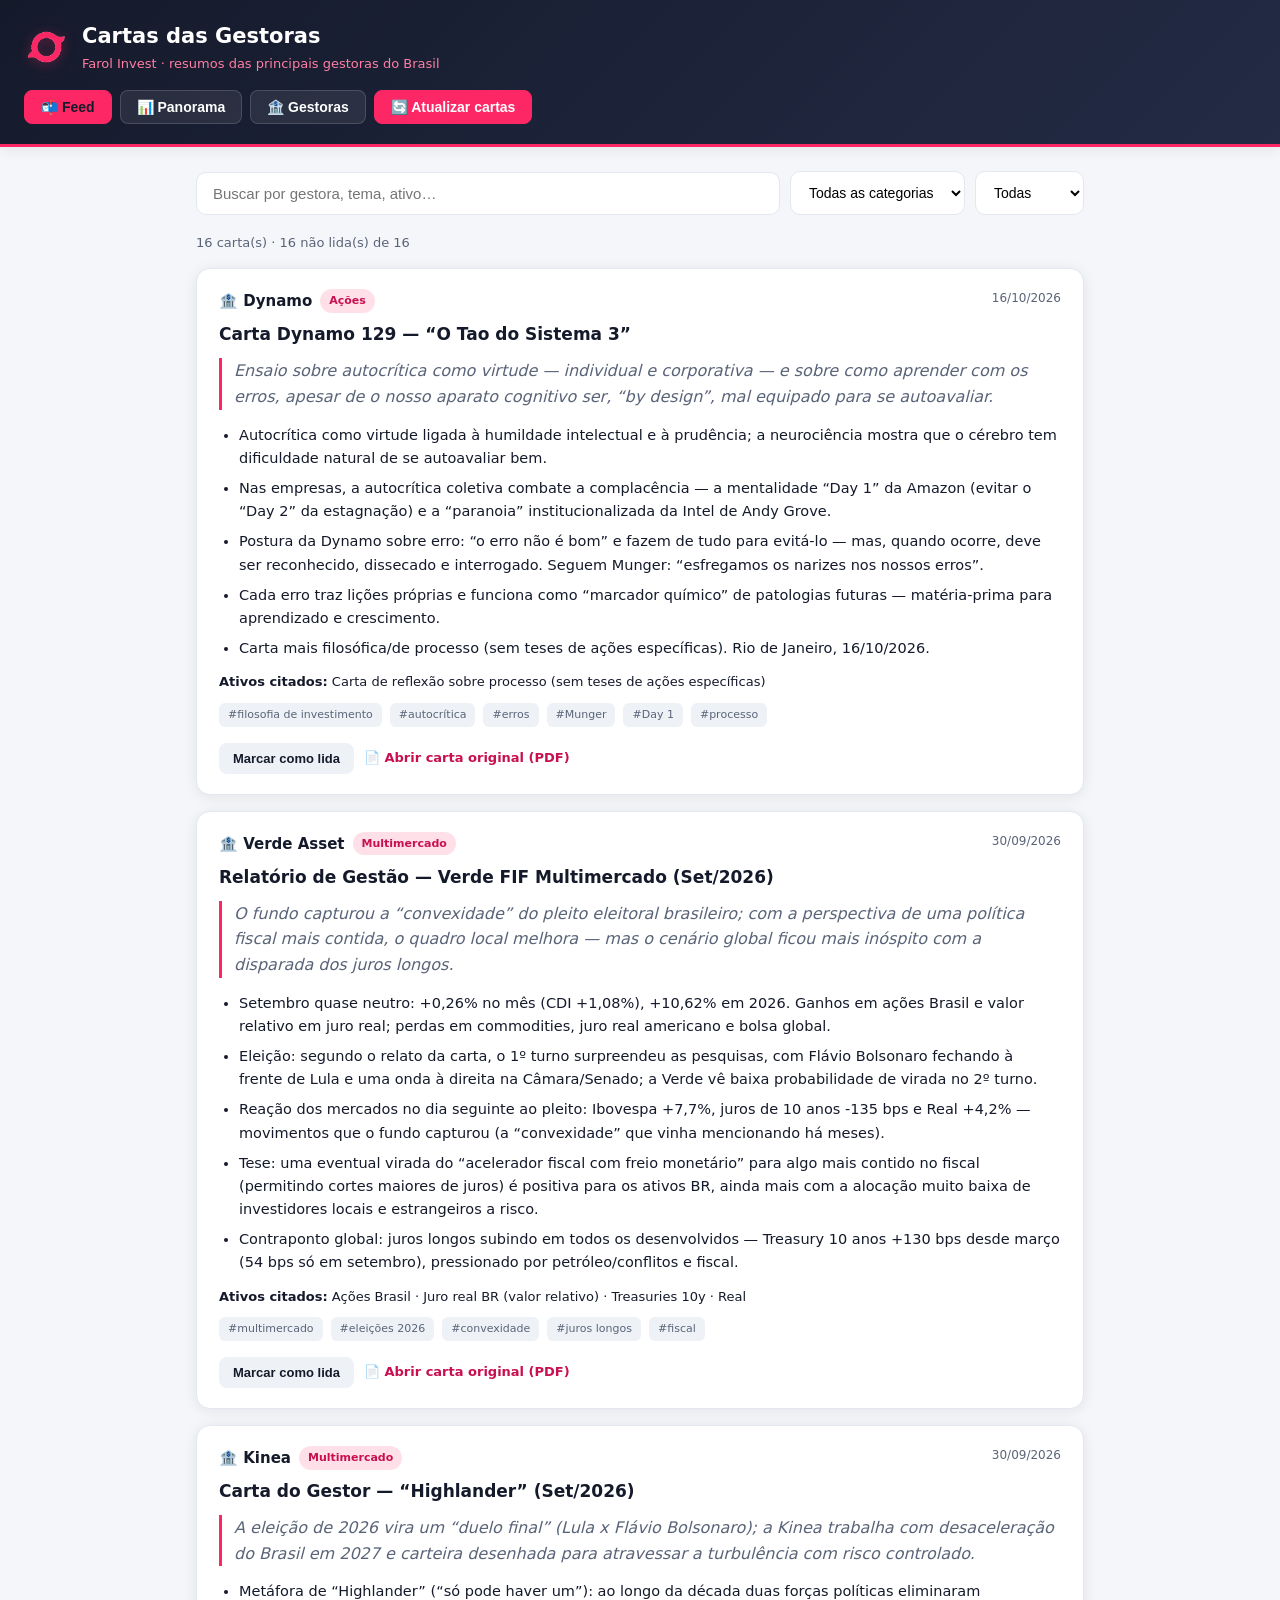
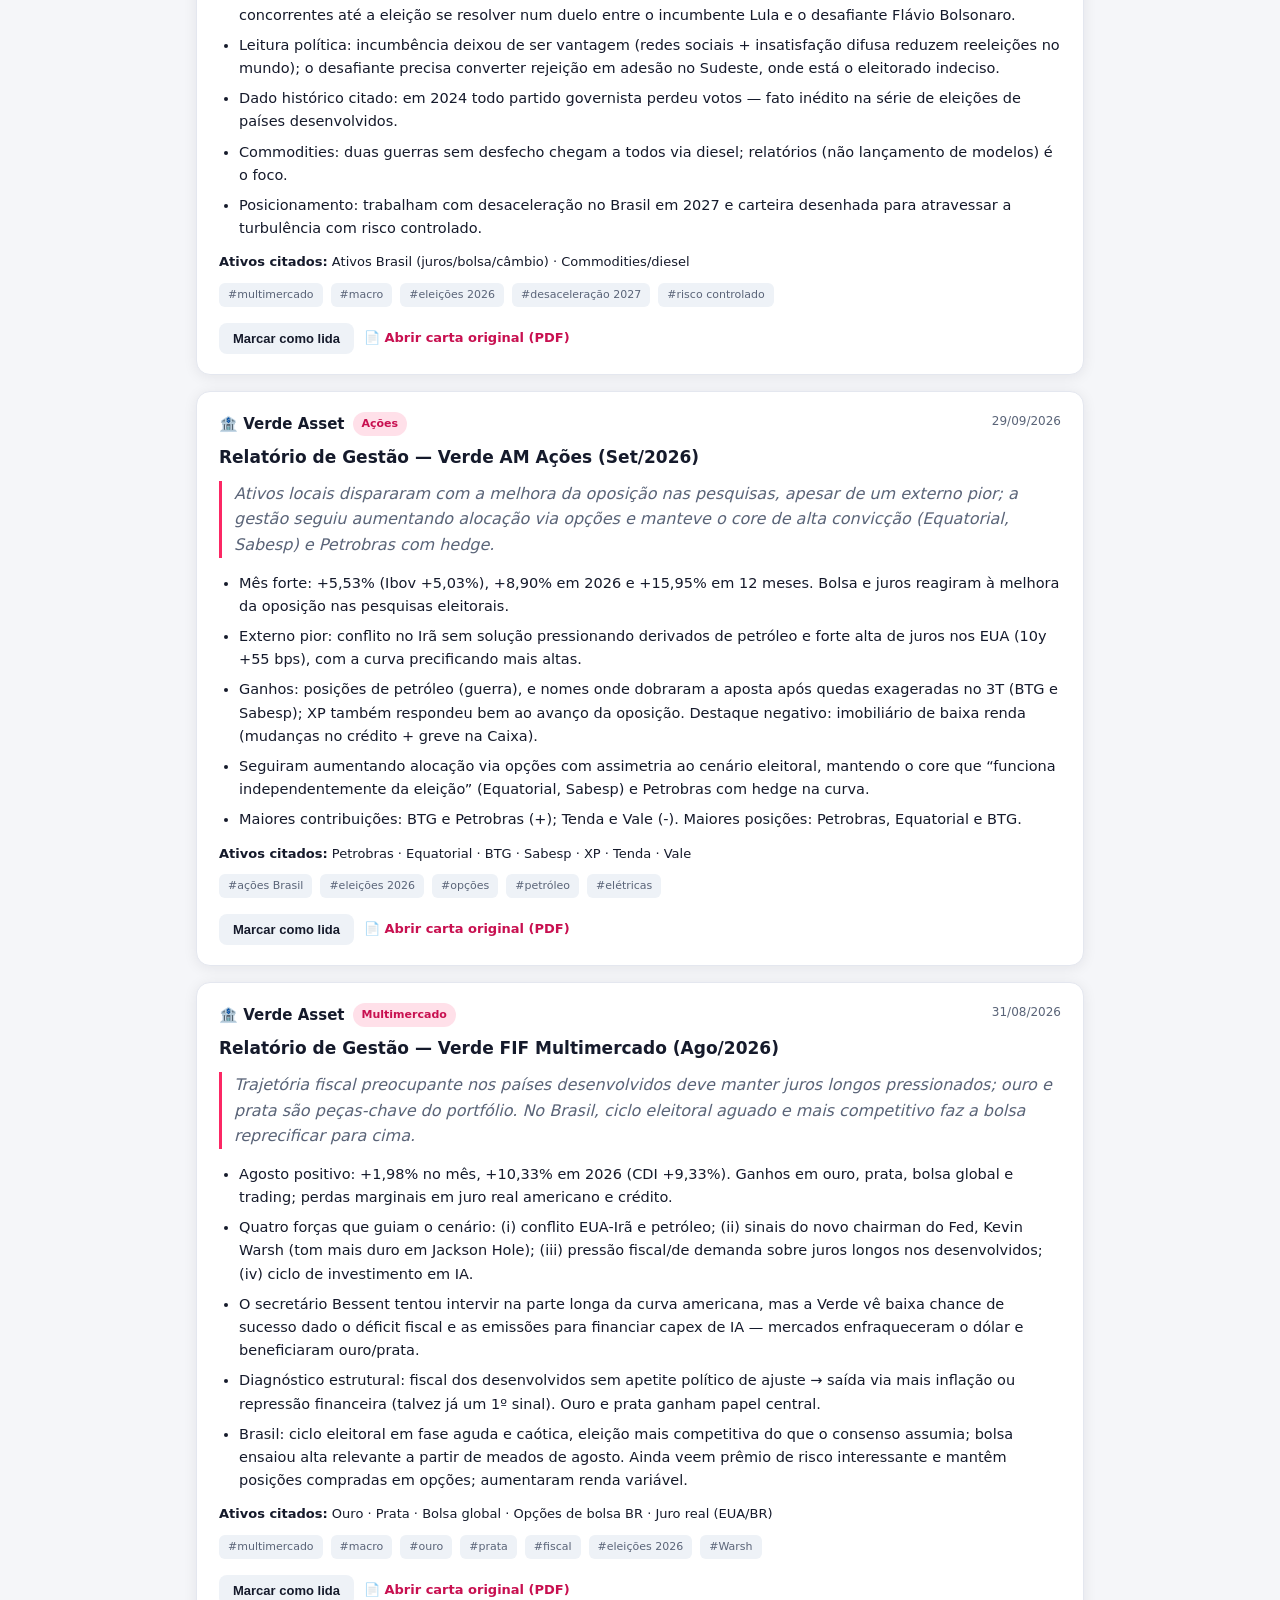
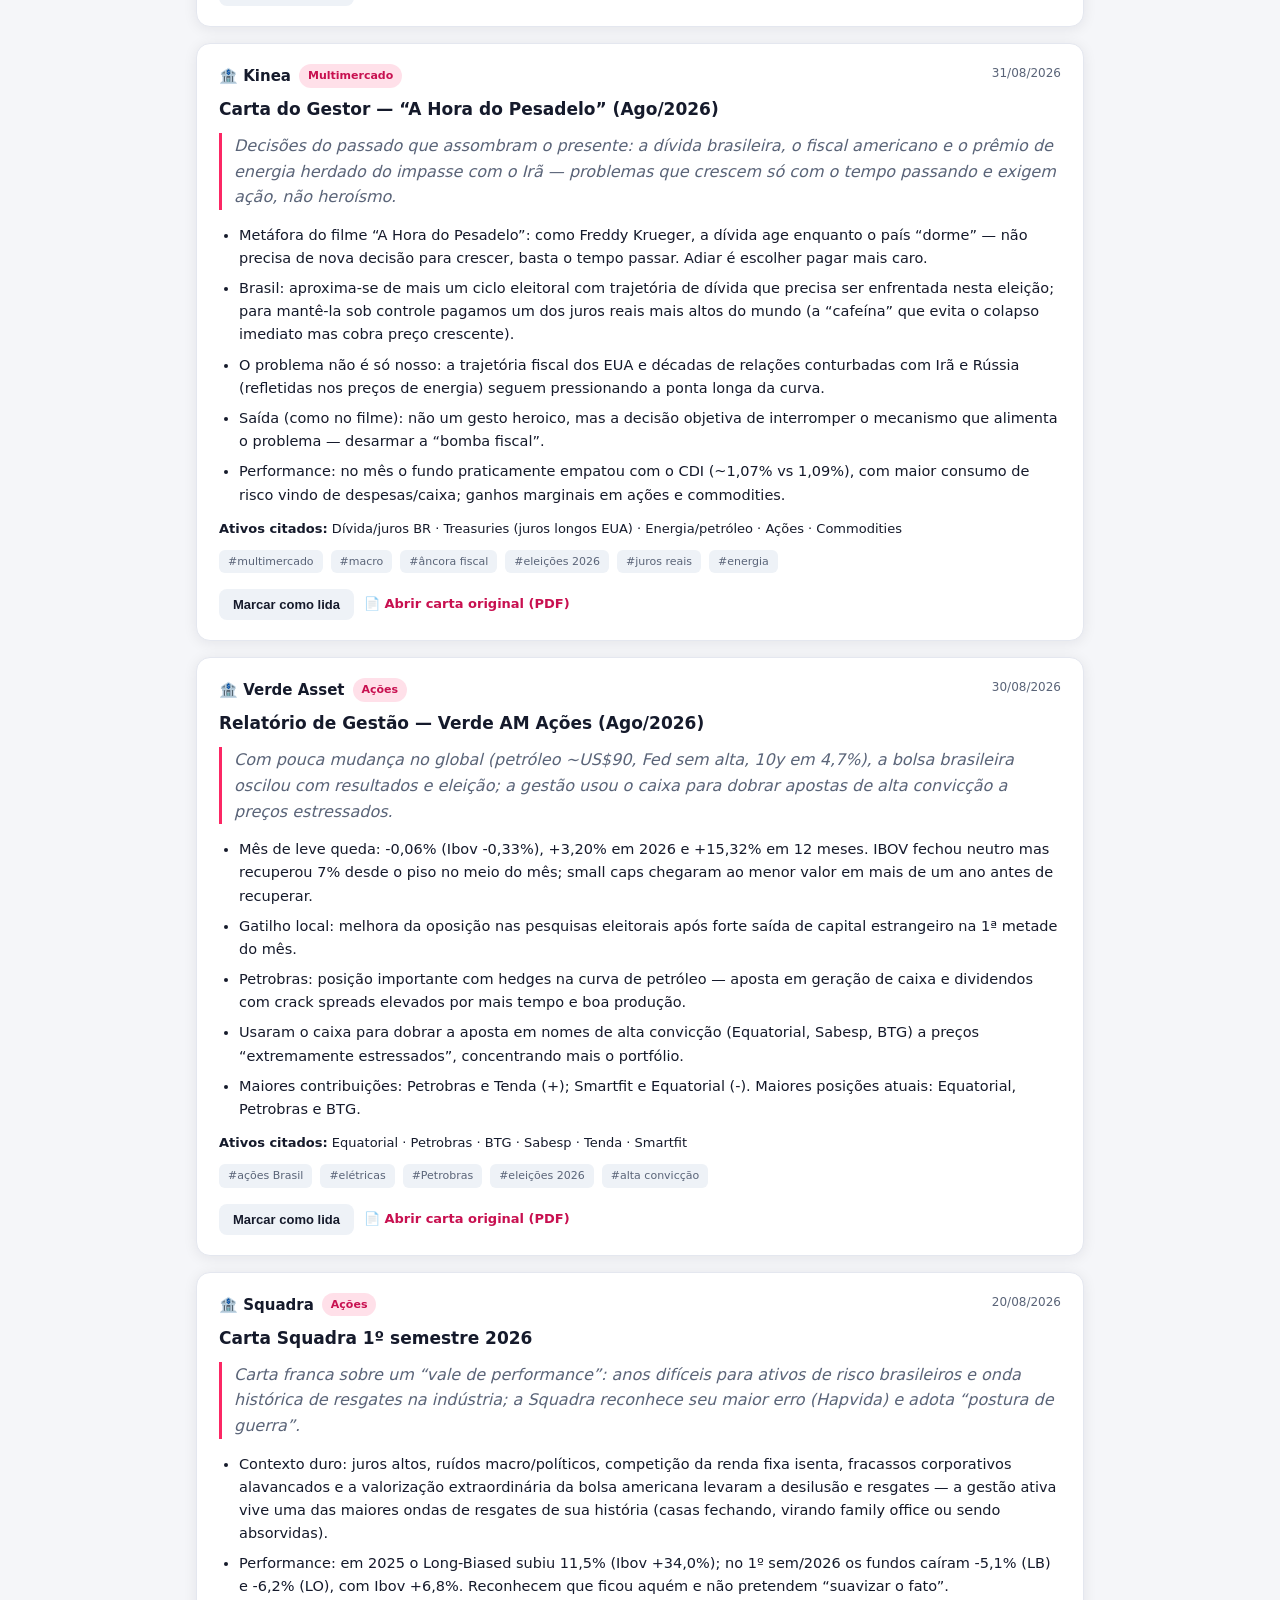
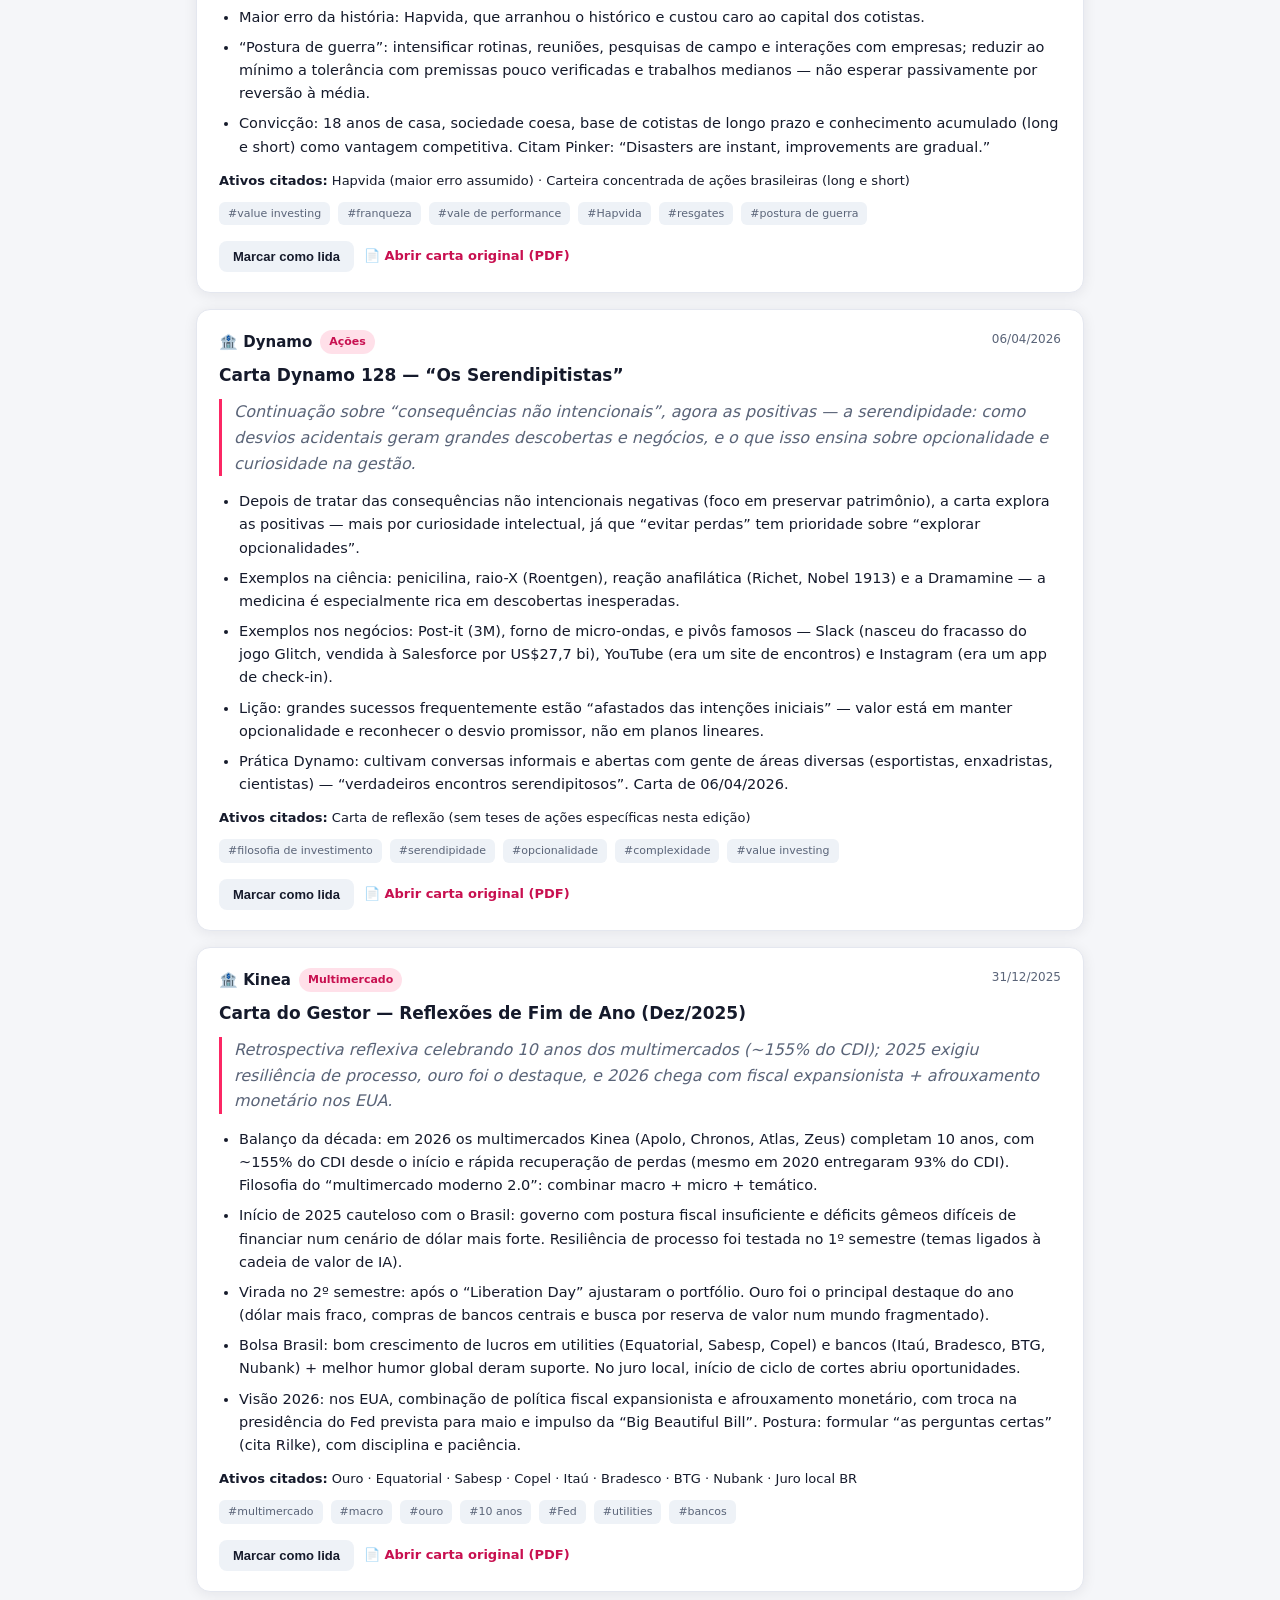
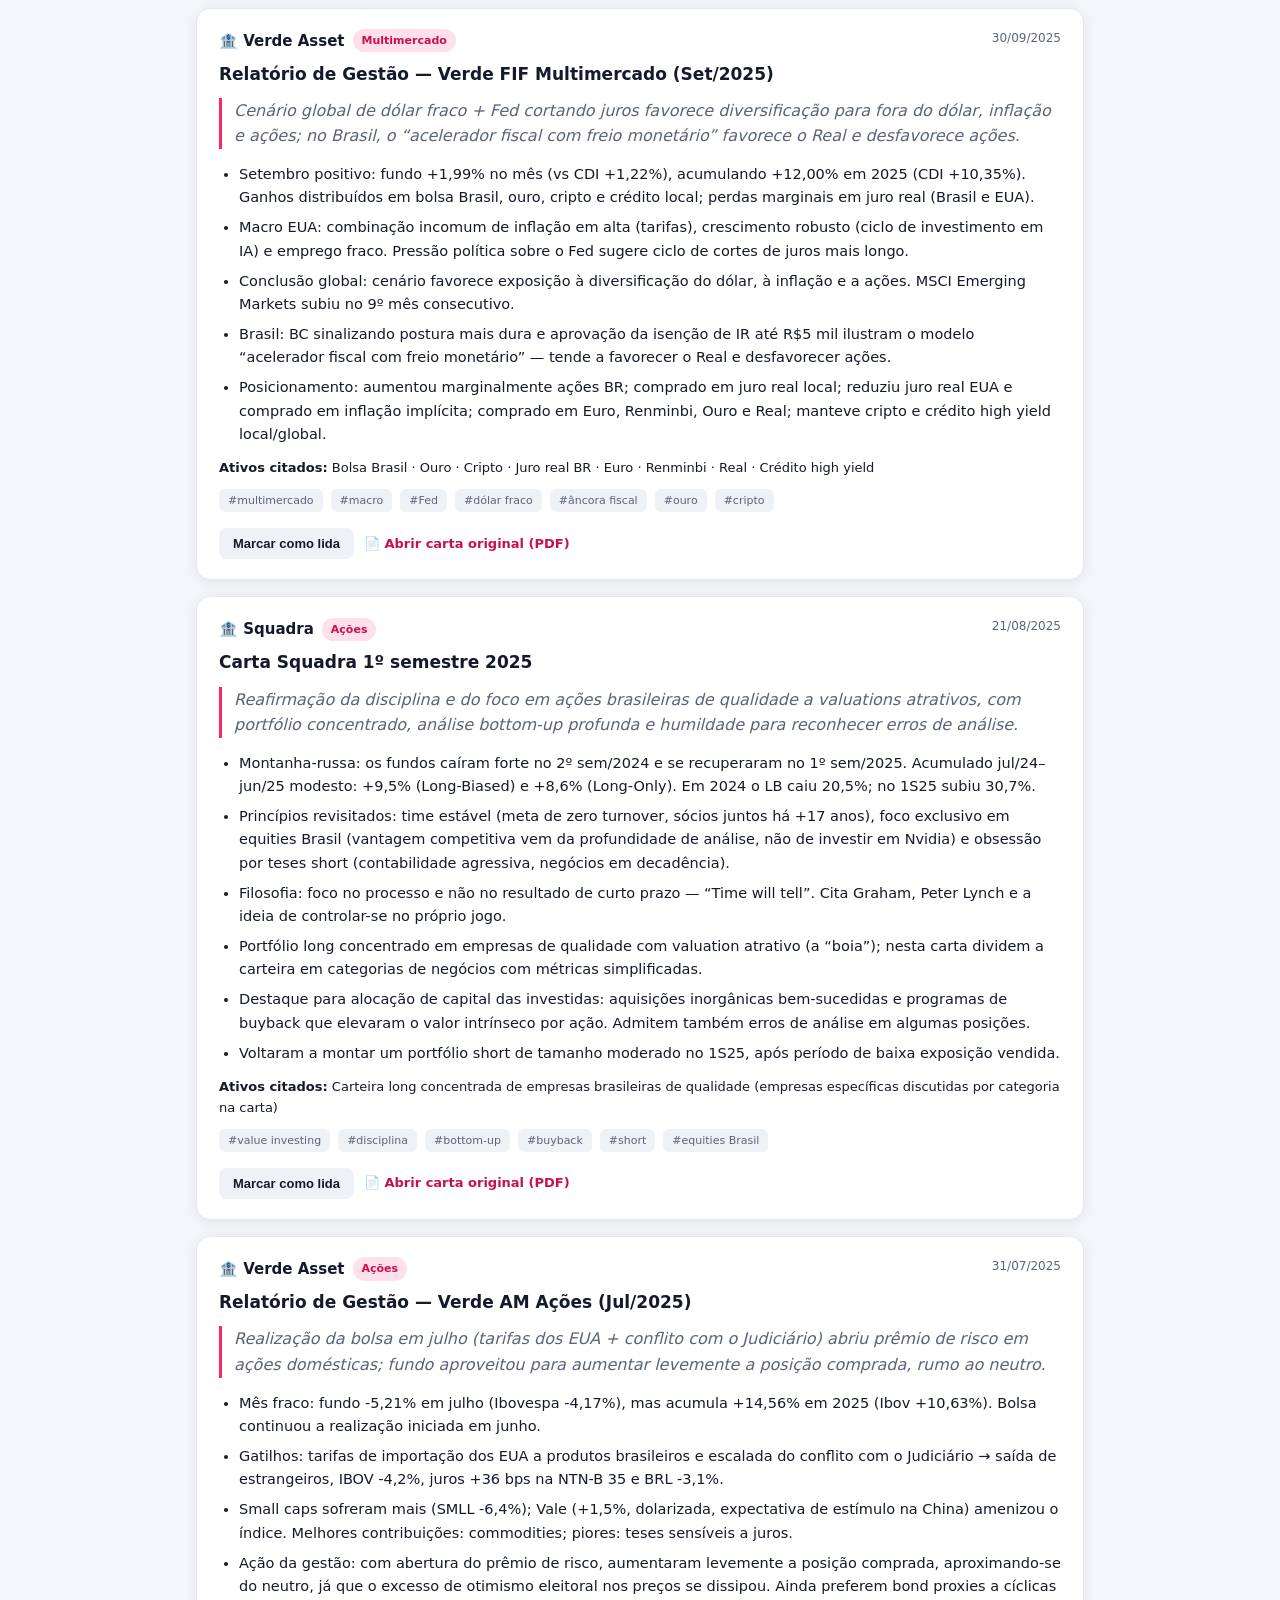
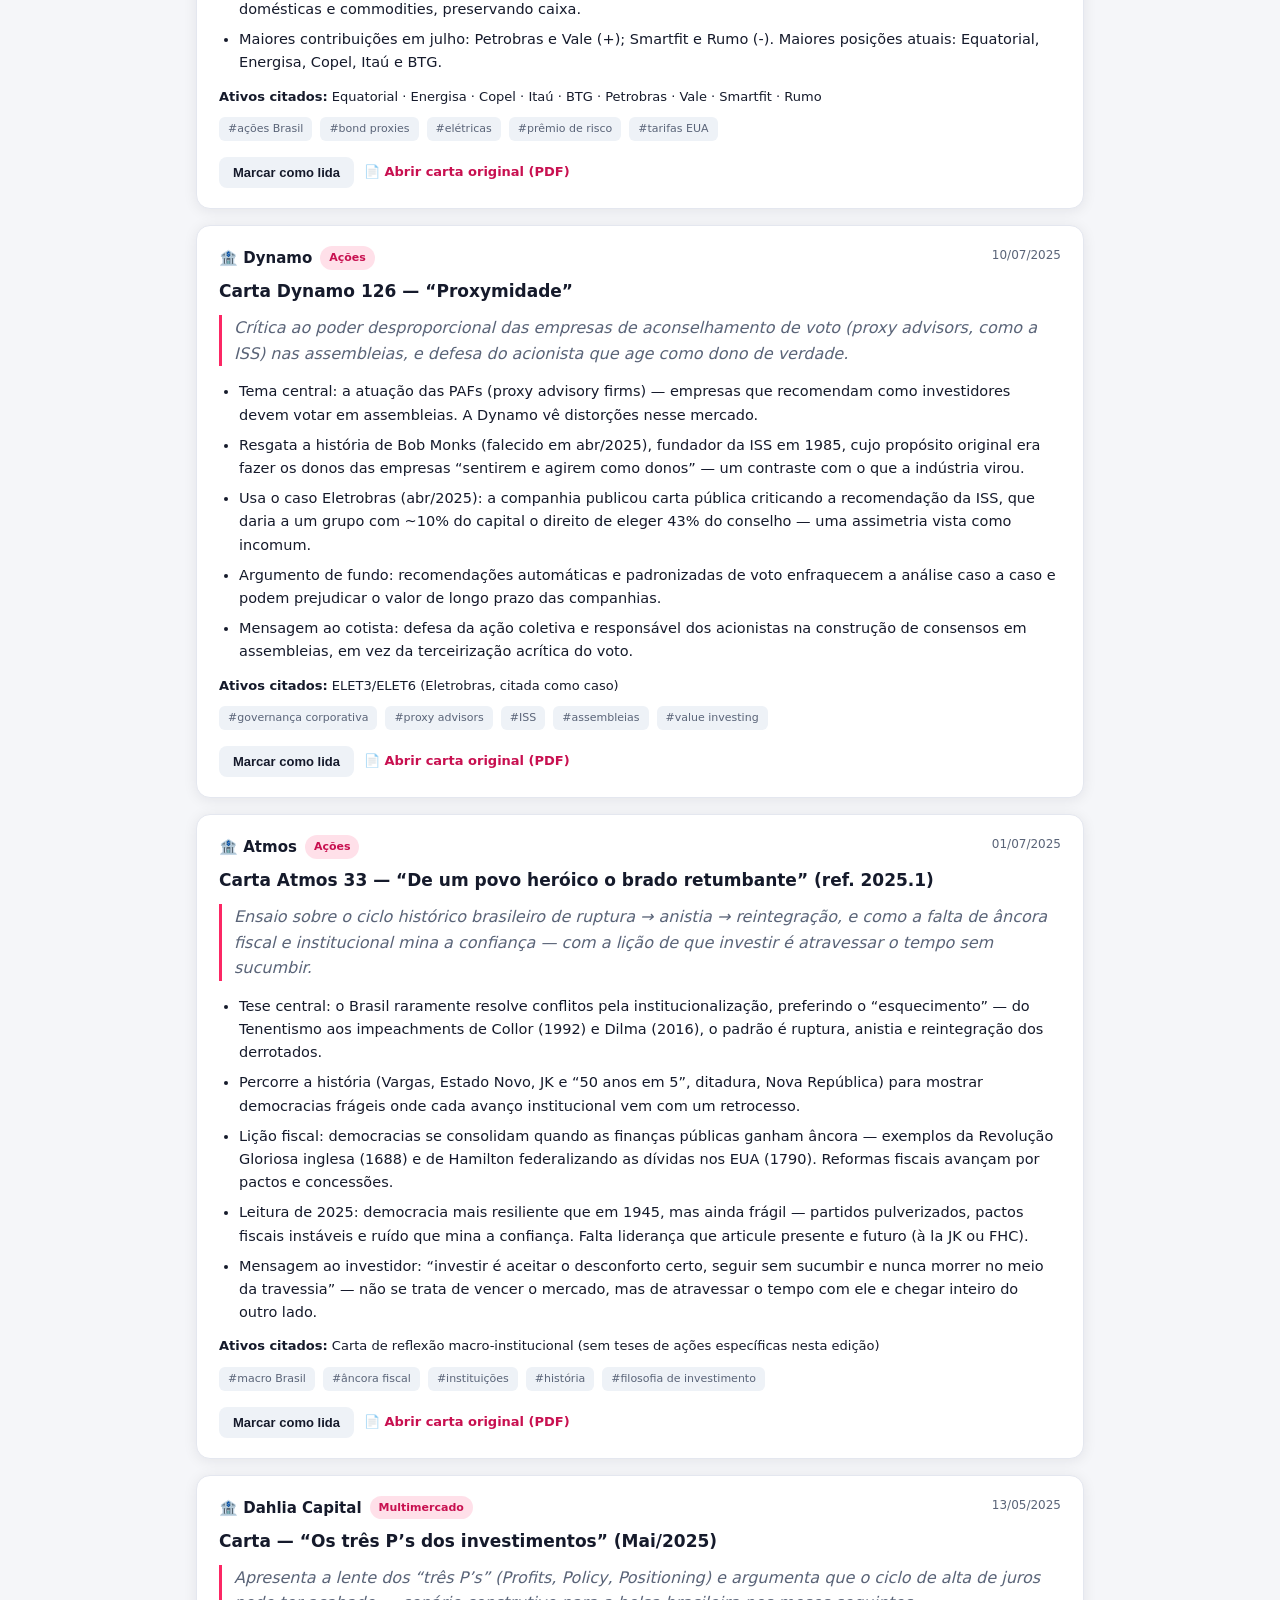
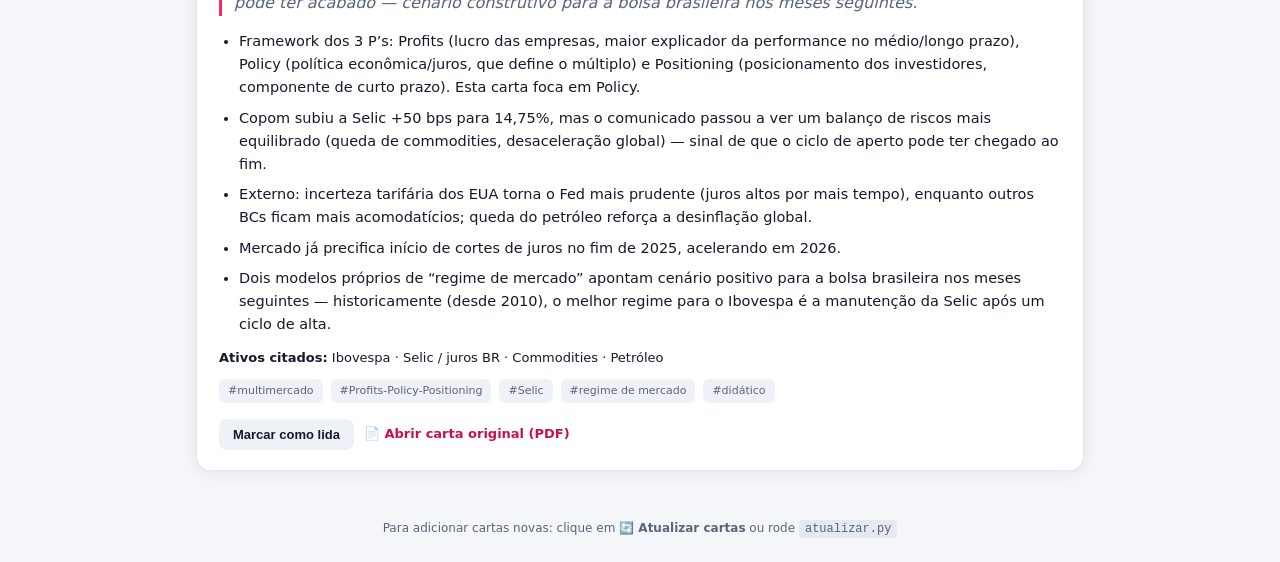
<file: cartas_gestoras/index.html>
<!DOCTYPE html>
<html lang="pt-BR">
<head>
  <meta charset="UTF-8">
  <meta name="viewport" content="width=device-width, initial-scale=1.0">
  <title>Farol Invest · Cartas das Gestoras</title>
  <link rel="icon" type="image/x-icon" href="assets/alpha.ico">
  <link rel="stylesheet" href="estilos.css">
</head>
<body>
  <header class="topo">
    <div class="marca">
      <img class="logo" src="assets/alpha_symbol.png" alt="Farol Invest">
      <div>
        <h1>Cartas das Gestoras</h1>
        <p class="sub">Farol Invest · resumos das principais gestoras do Brasil</p>
      </div>
    </div>
    <nav class="abas">
      <button class="aba ativa" data-modo="feed">📬 Feed</button>
      <button class="aba" data-modo="panorama">📊 Panorama</button>
      <button class="aba" data-modo="gestoras">🏦 Gestoras</button>
      <button class="aba aba-atualizar" id="btn-atualizar">🔄 Atualizar cartas</button>
    </nav>
  </header>

  <main id="conteudo"></main>

  <!-- Aviso rápido (toast) -->
  <div class="toast" id="toast" hidden></div>

  <footer class="rodape">
    Para adicionar cartas novas: clique em <strong>🔄 Atualizar cartas</strong> ou rode <code>atualizar.py</code>
  </footer>

  <script src="dados/gestoras.js"></script>
  <script src="dados/cartas.js"></script>
  <script src="dados/panorama.js"></script>
  <script src="app.js"></script>
</body>
</html>
</file>
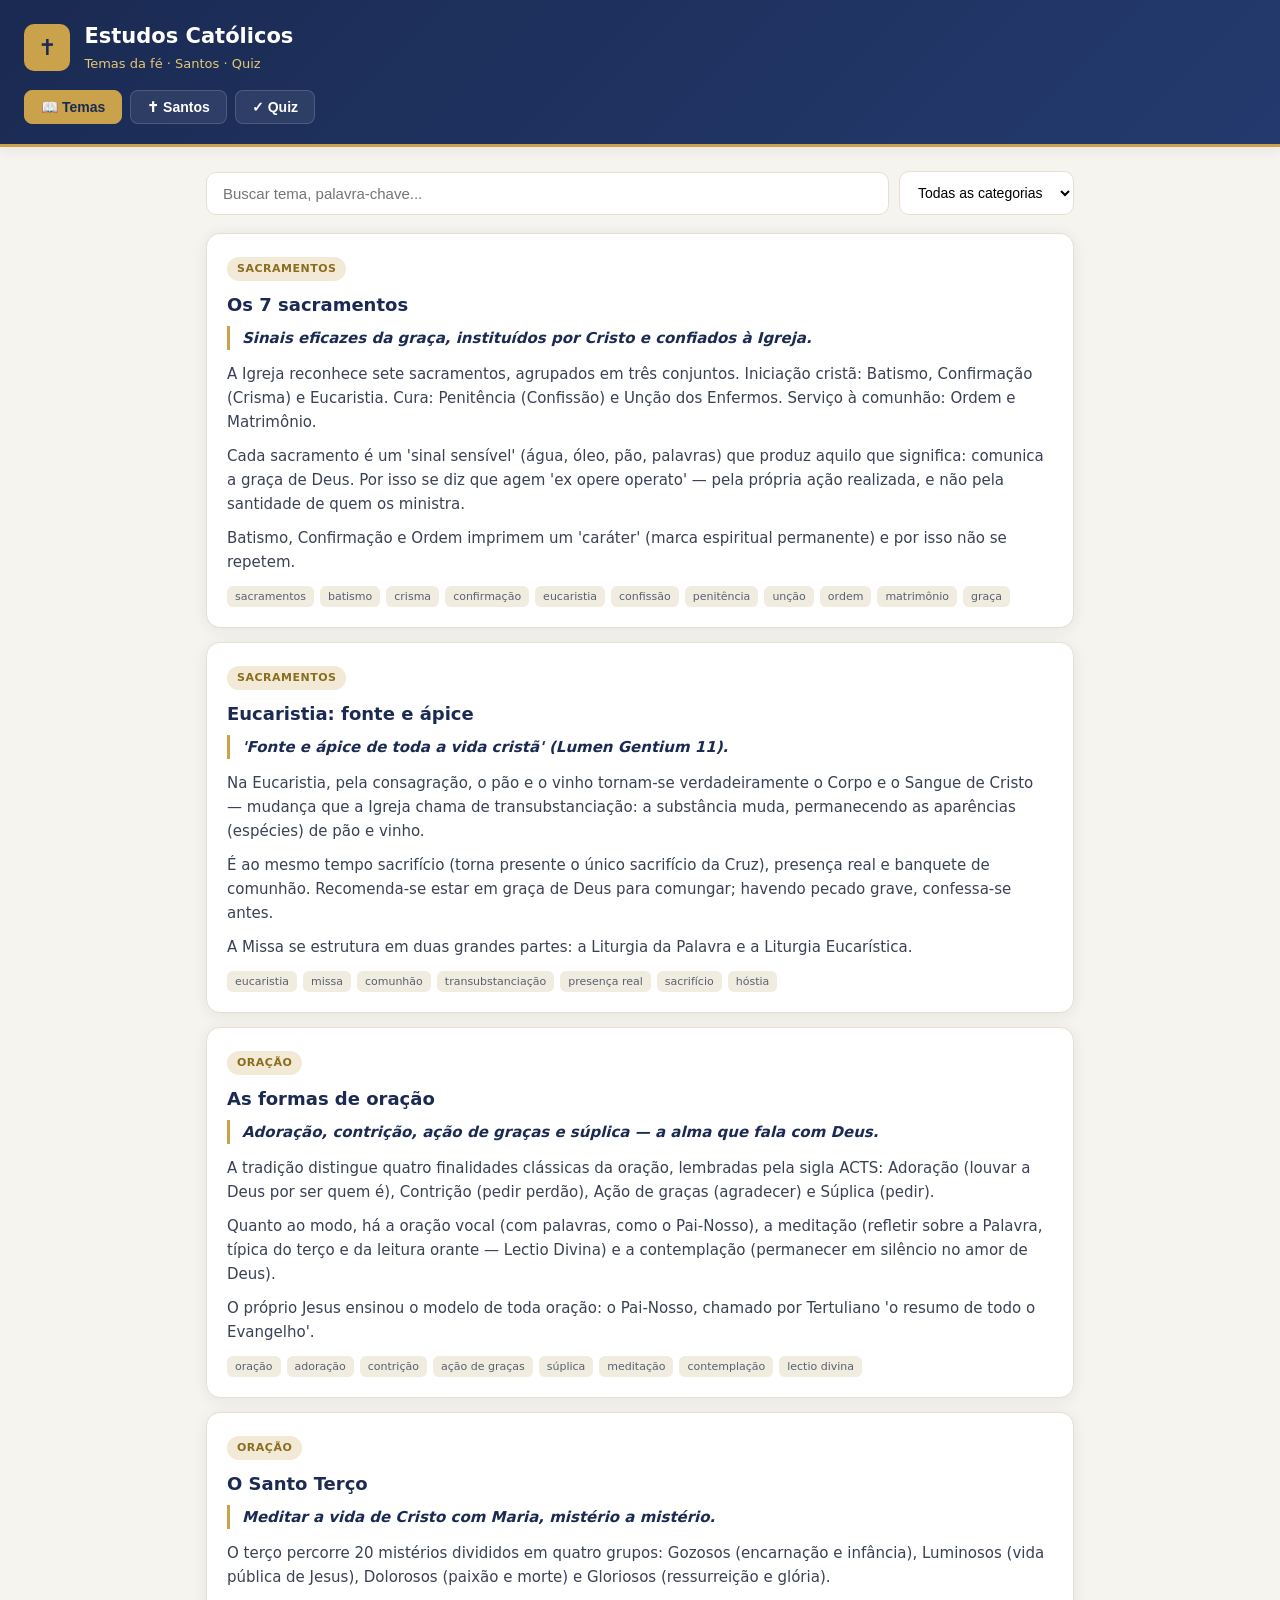
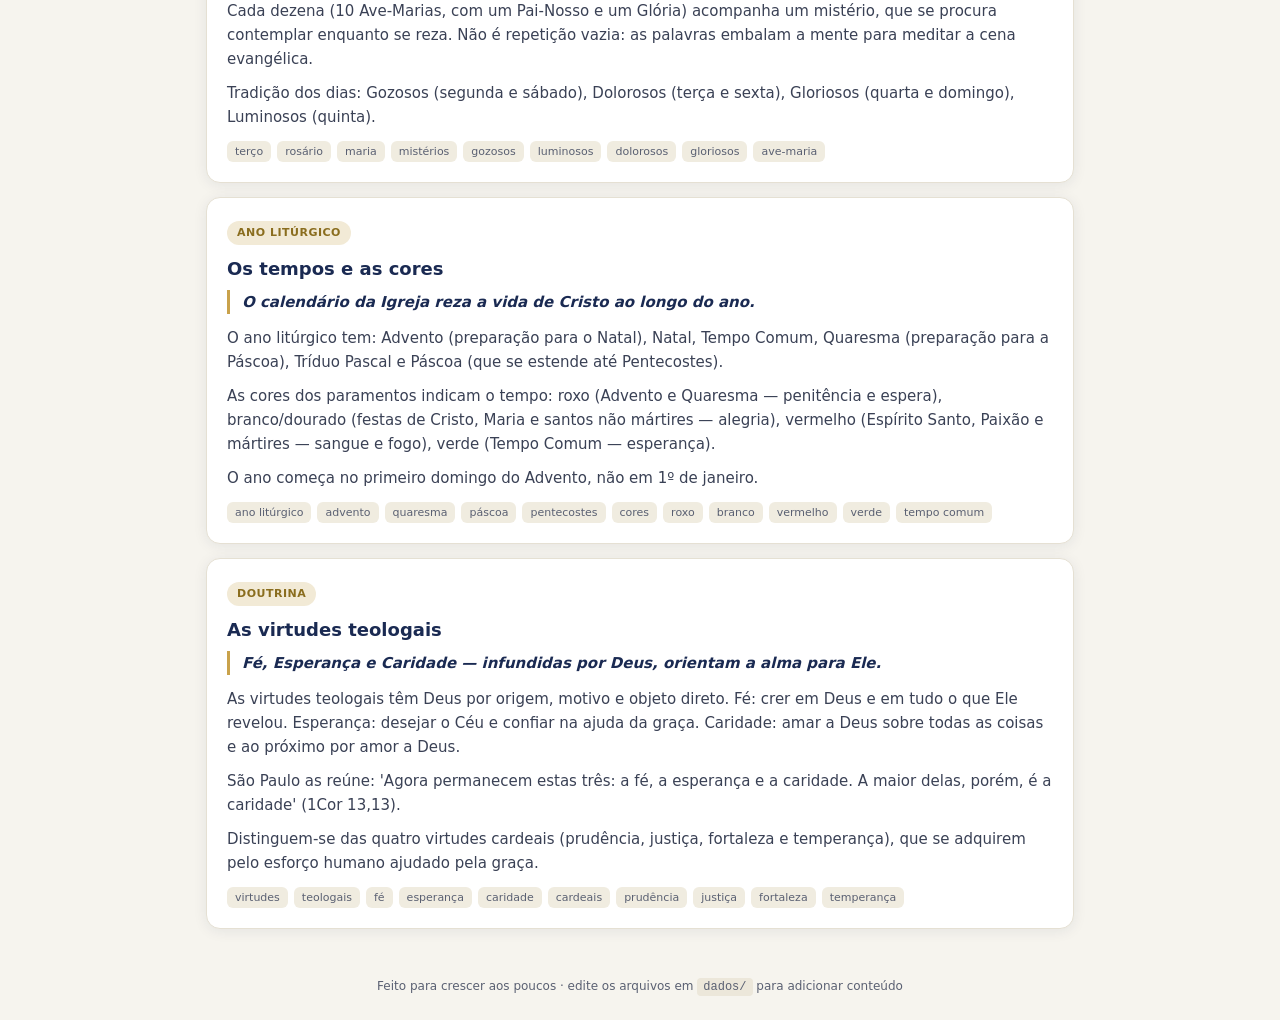
<file: estudos_catolicos/index.html>
<!DOCTYPE html>
<html lang="pt-BR">
<head>
  <meta charset="UTF-8">
  <meta name="viewport" content="width=device-width, initial-scale=1.0">
  <title>Estudos Católicos</title>
  <link rel="stylesheet" href="estilos.css">
</head>
<body>
  <header class="topo">
    <div class="marca">
      <span class="logo">✝</span>
      <div>
        <h1>Estudos Católicos</h1>
        <p class="sub">Temas da fé · Santos · Quiz</p>
      </div>
    </div>
    <nav class="abas">
      <button class="aba ativa" data-modo="temas">📖 Temas</button>
      <button class="aba" data-modo="santos">✝ Santos</button>
      <button class="aba" data-modo="quiz">✓ Quiz</button>
    </nav>
  </header>

  <main id="conteudo"></main>

  <footer class="rodape">
    Feito para crescer aos poucos · edite os arquivos em <code>dados/</code> para adicionar conteúdo
  </footer>

  <script src="dados/temas.js"></script>
  <script src="dados/santos.js"></script>
  <script src="dados/questoes.js"></script>
  <script src="app.js"></script>
</body>
</html>
</file>
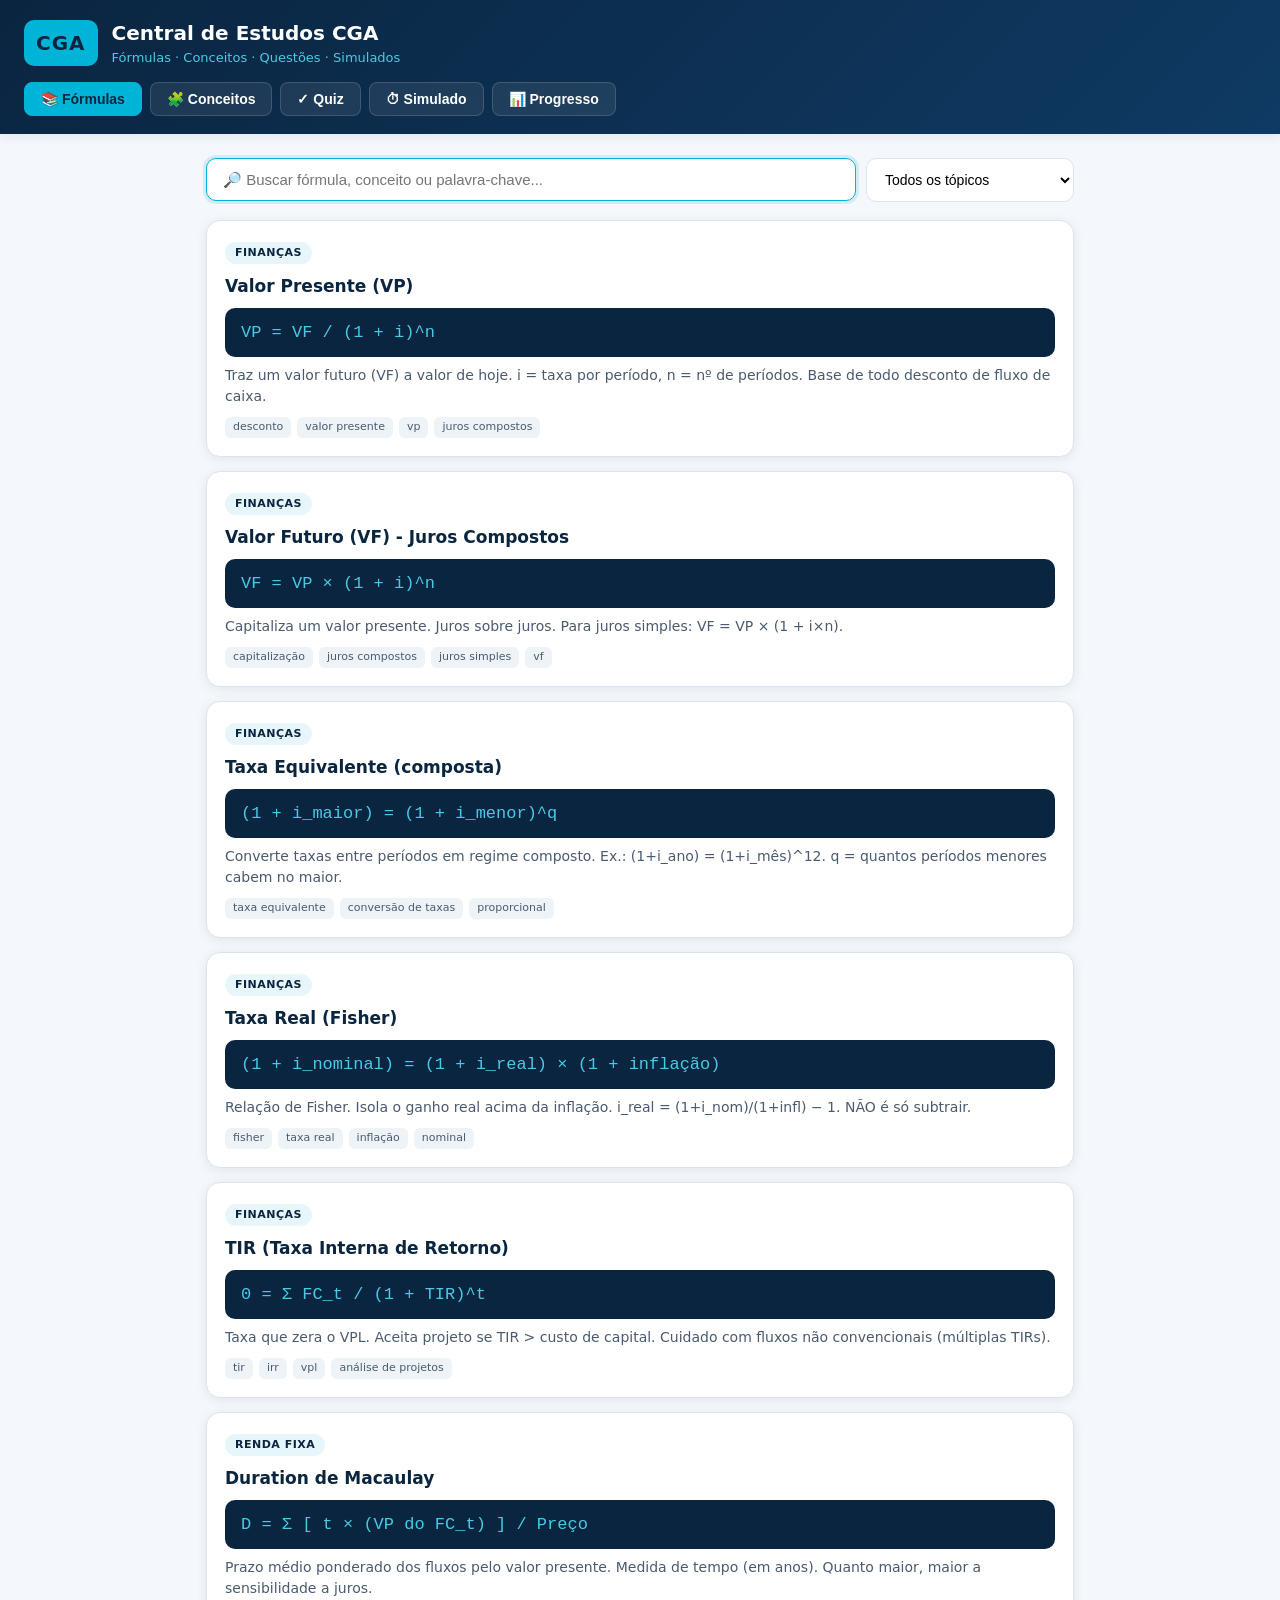
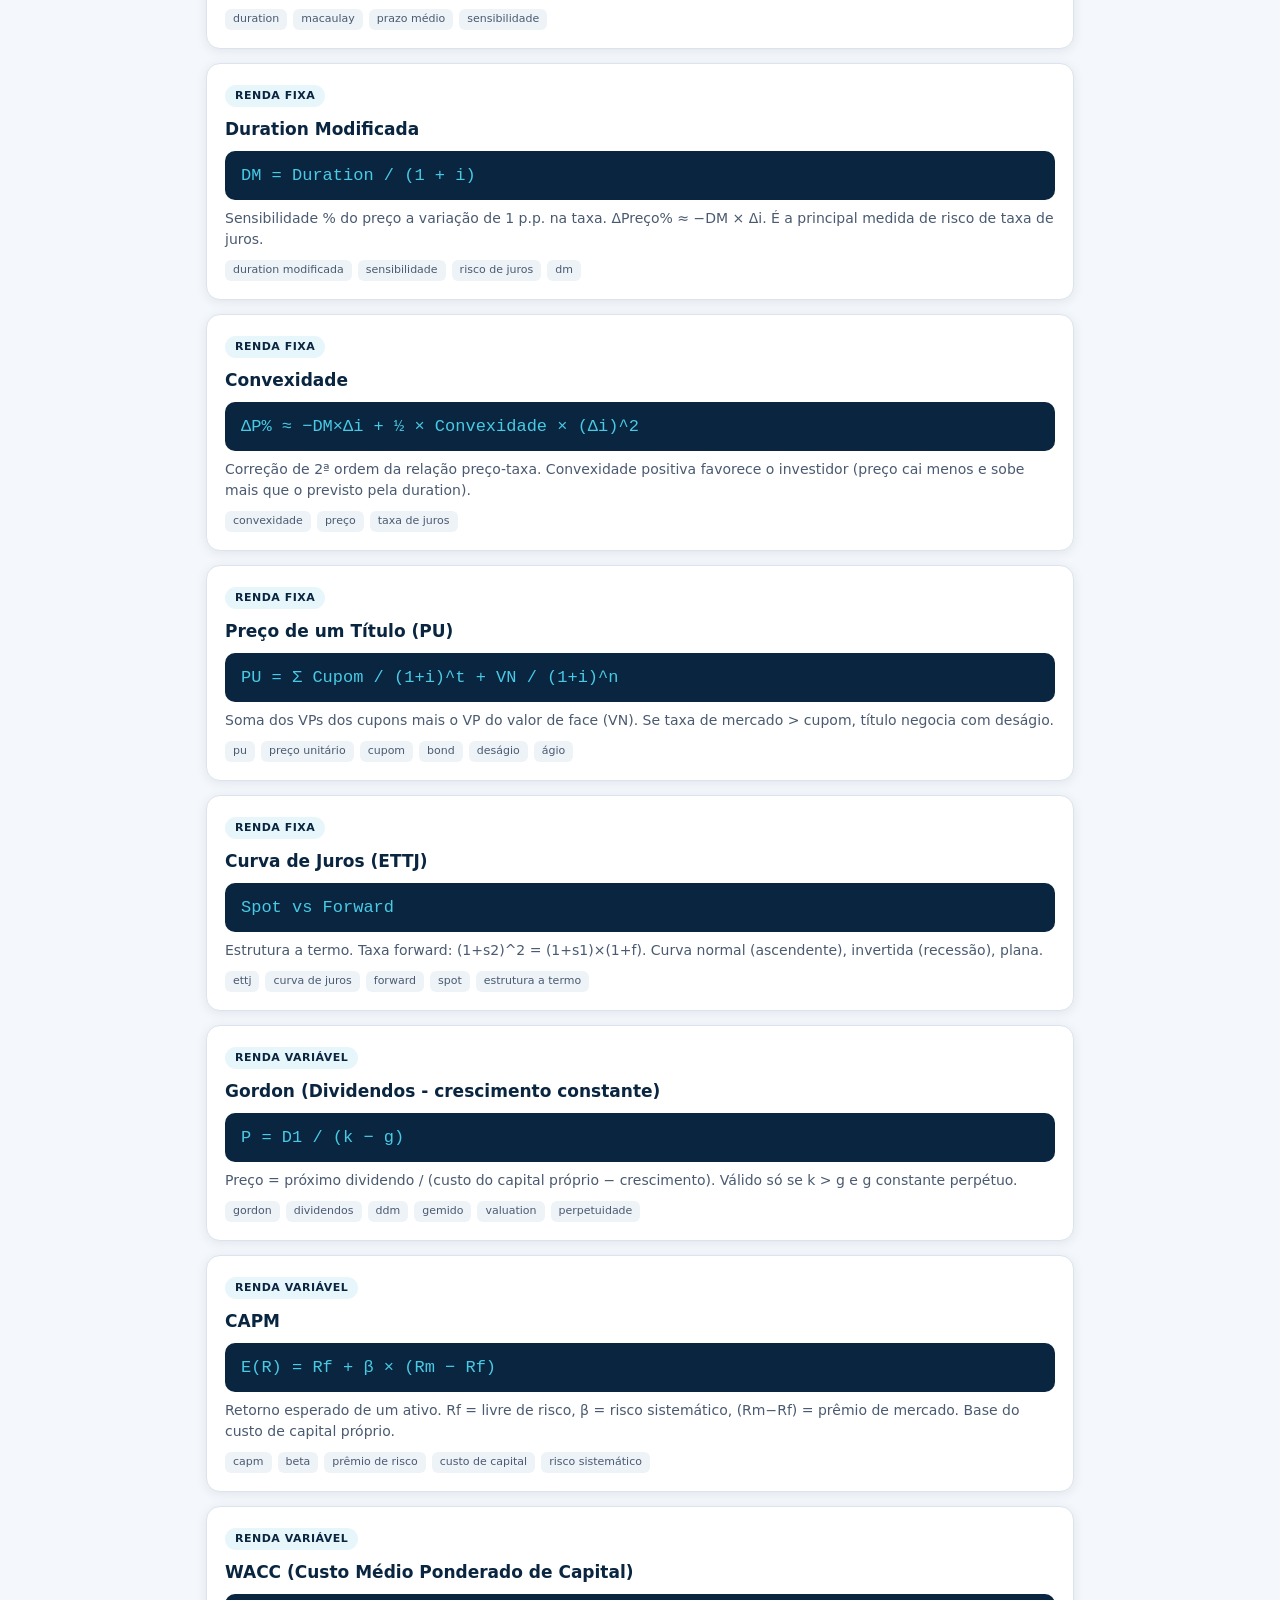
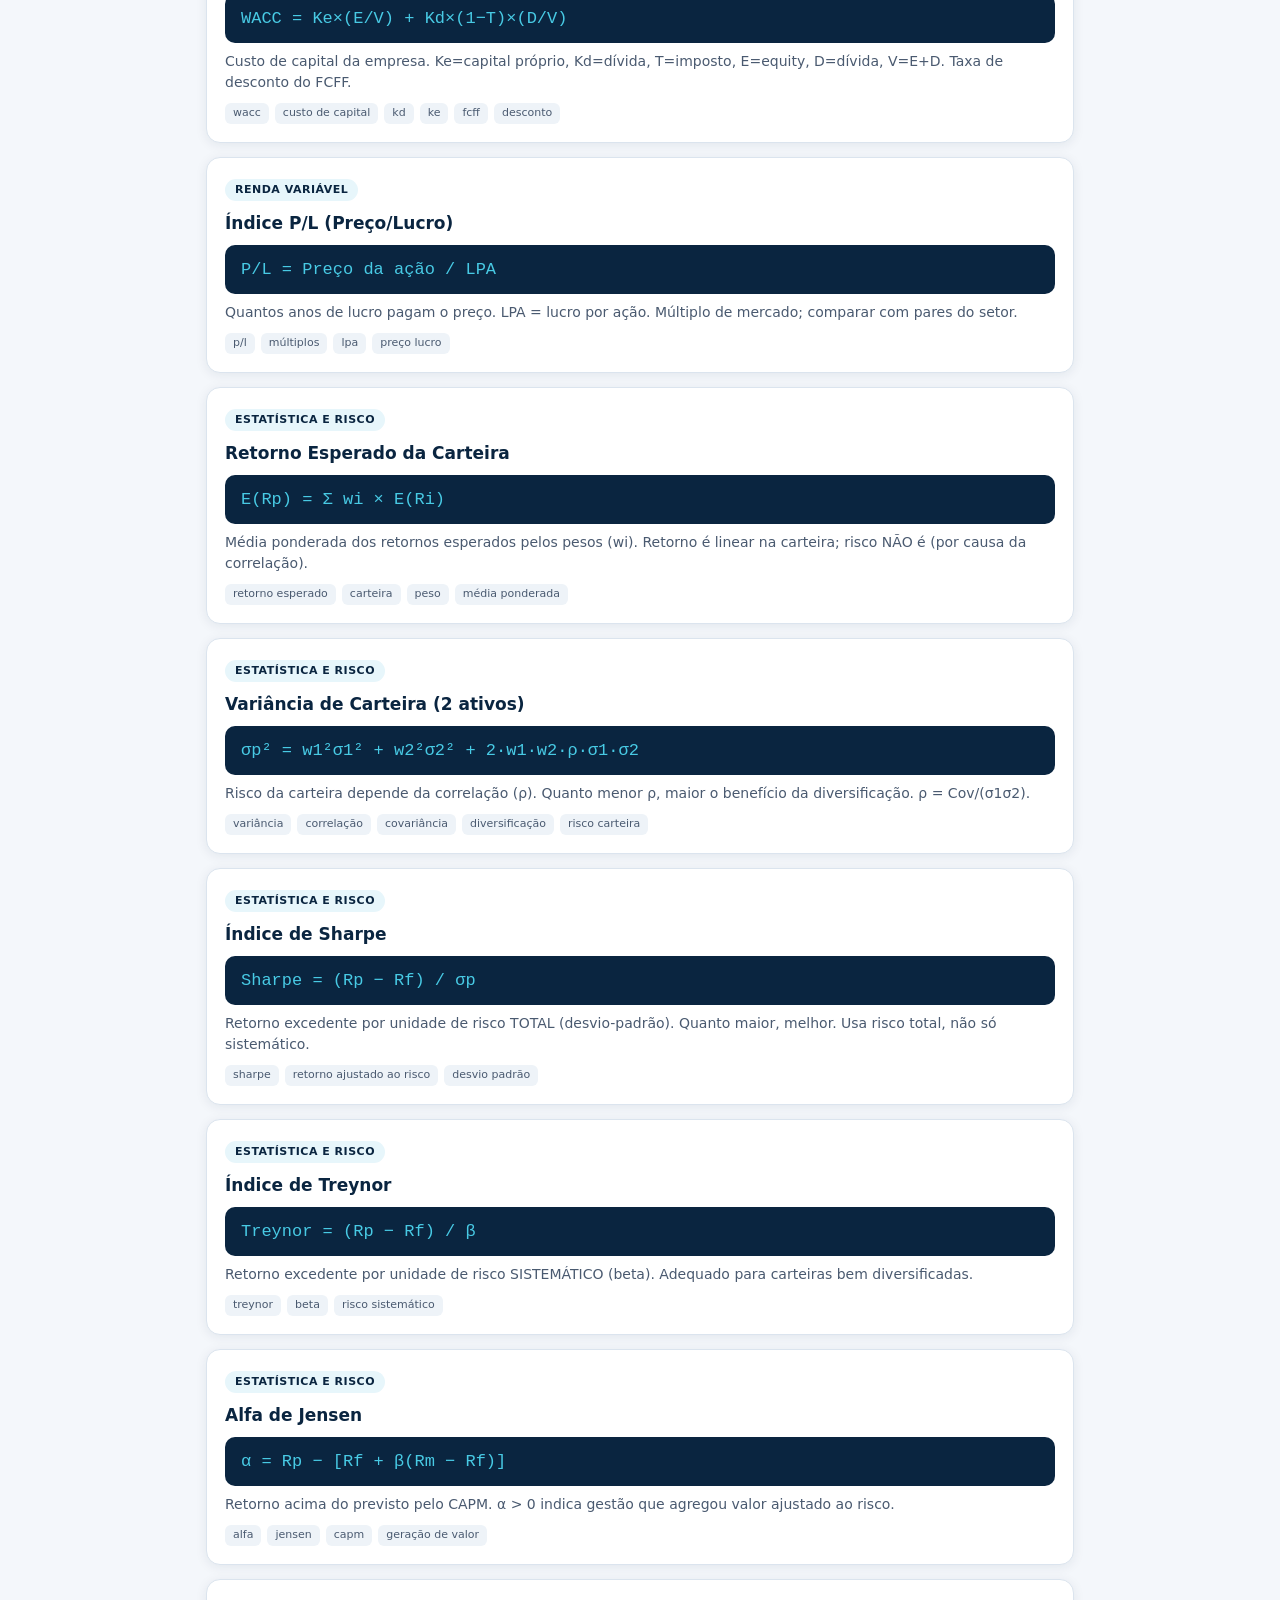
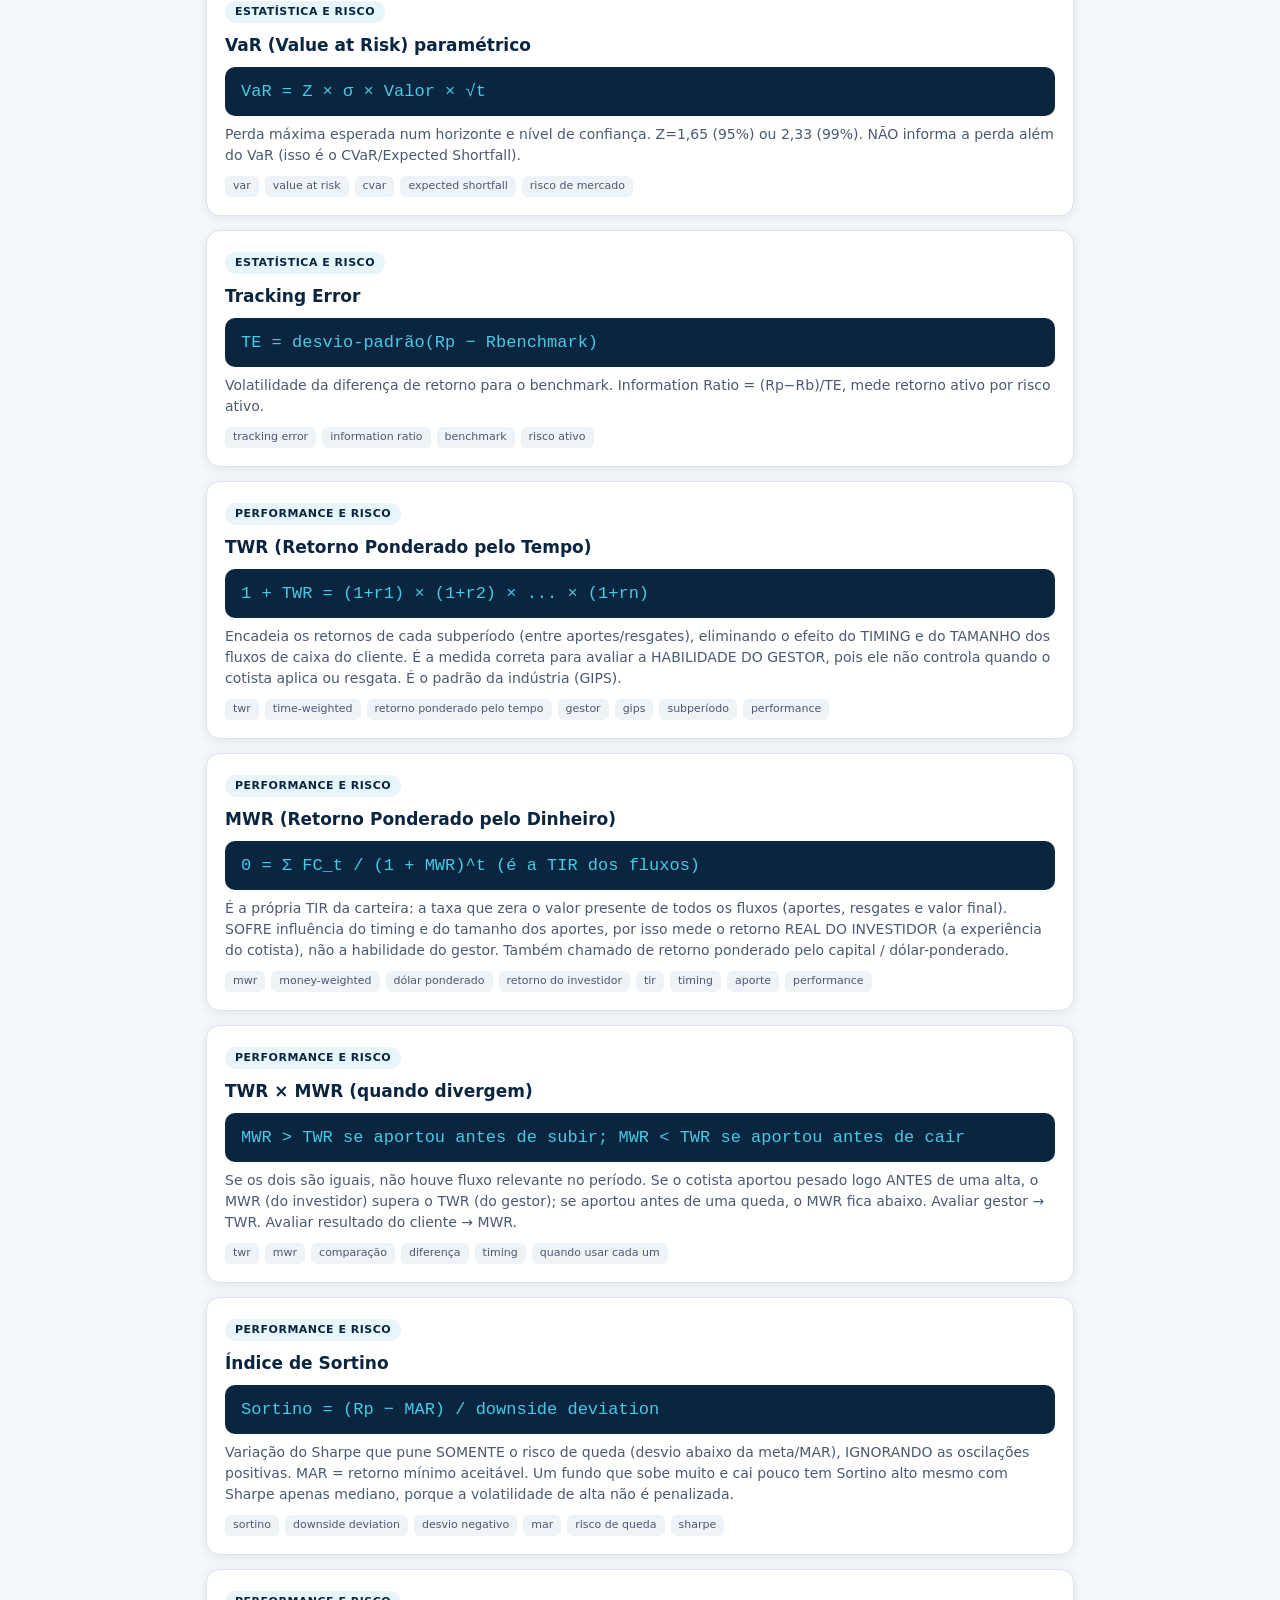
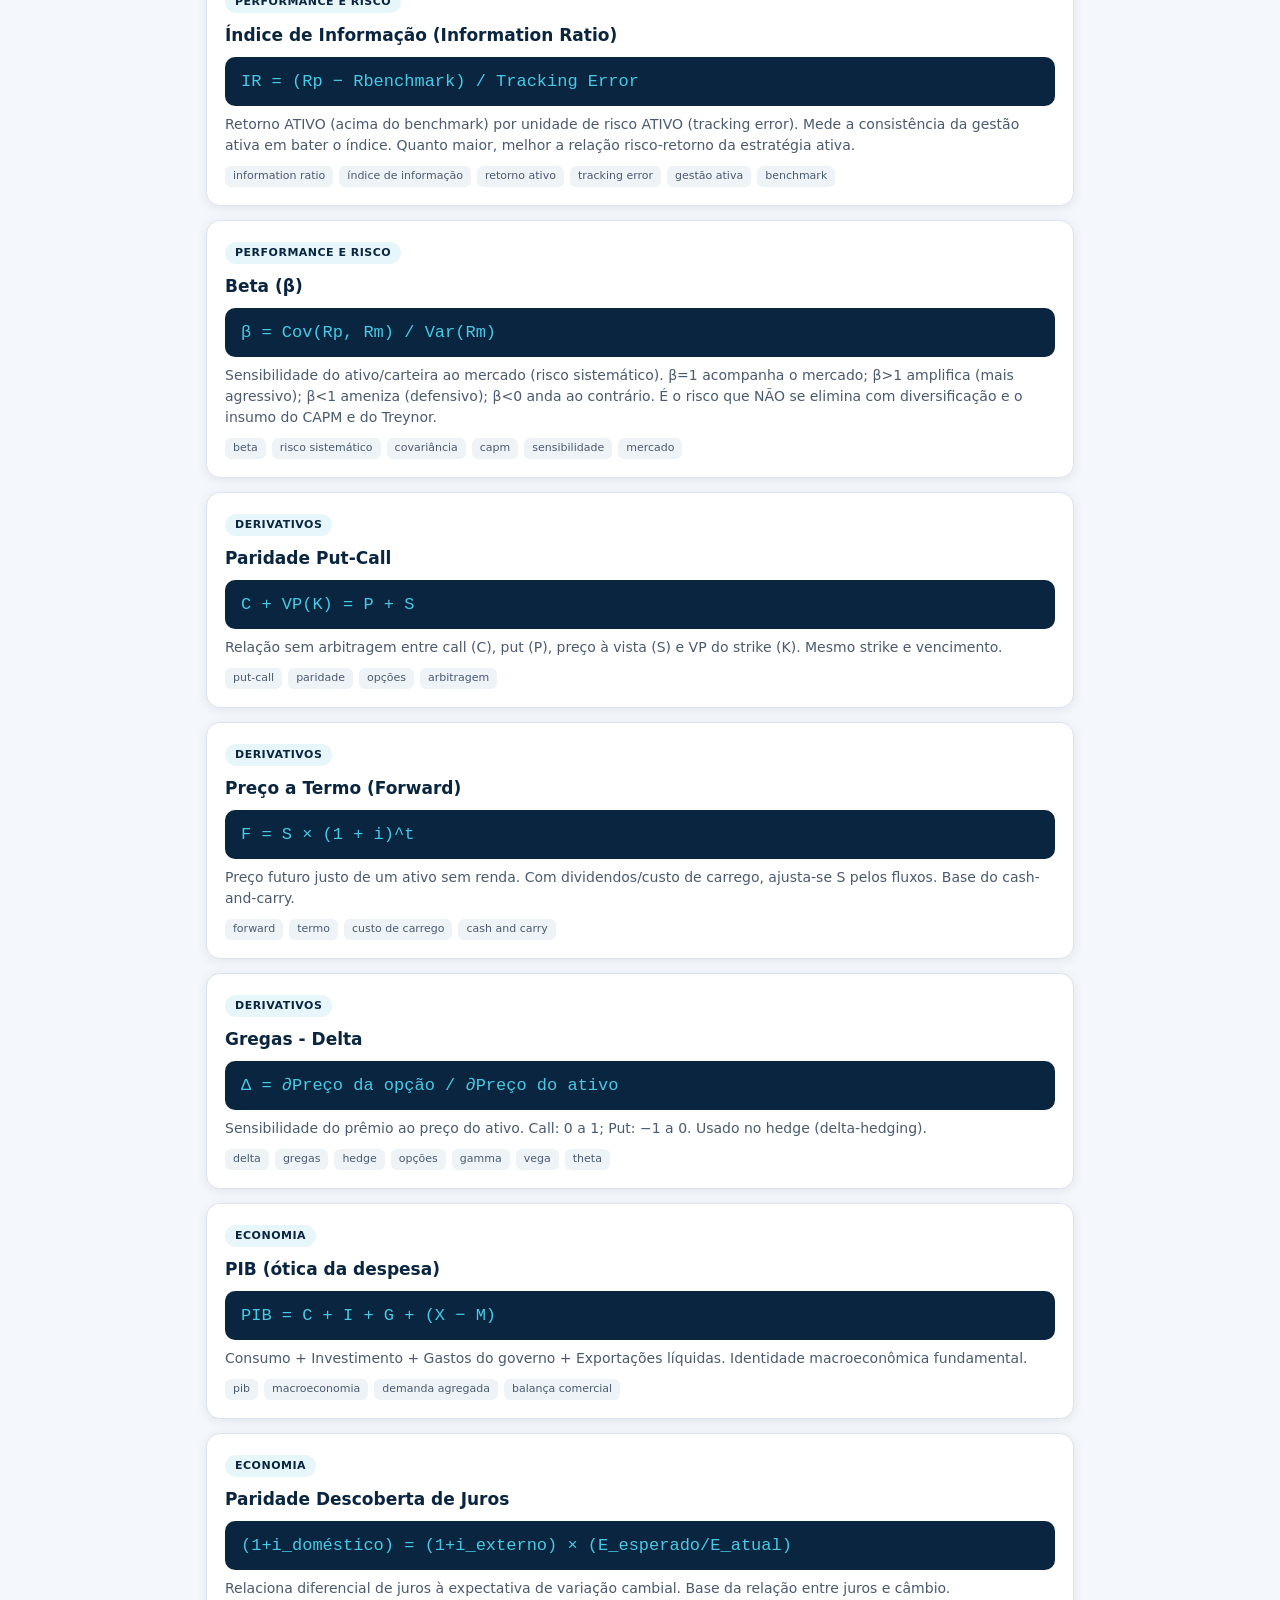
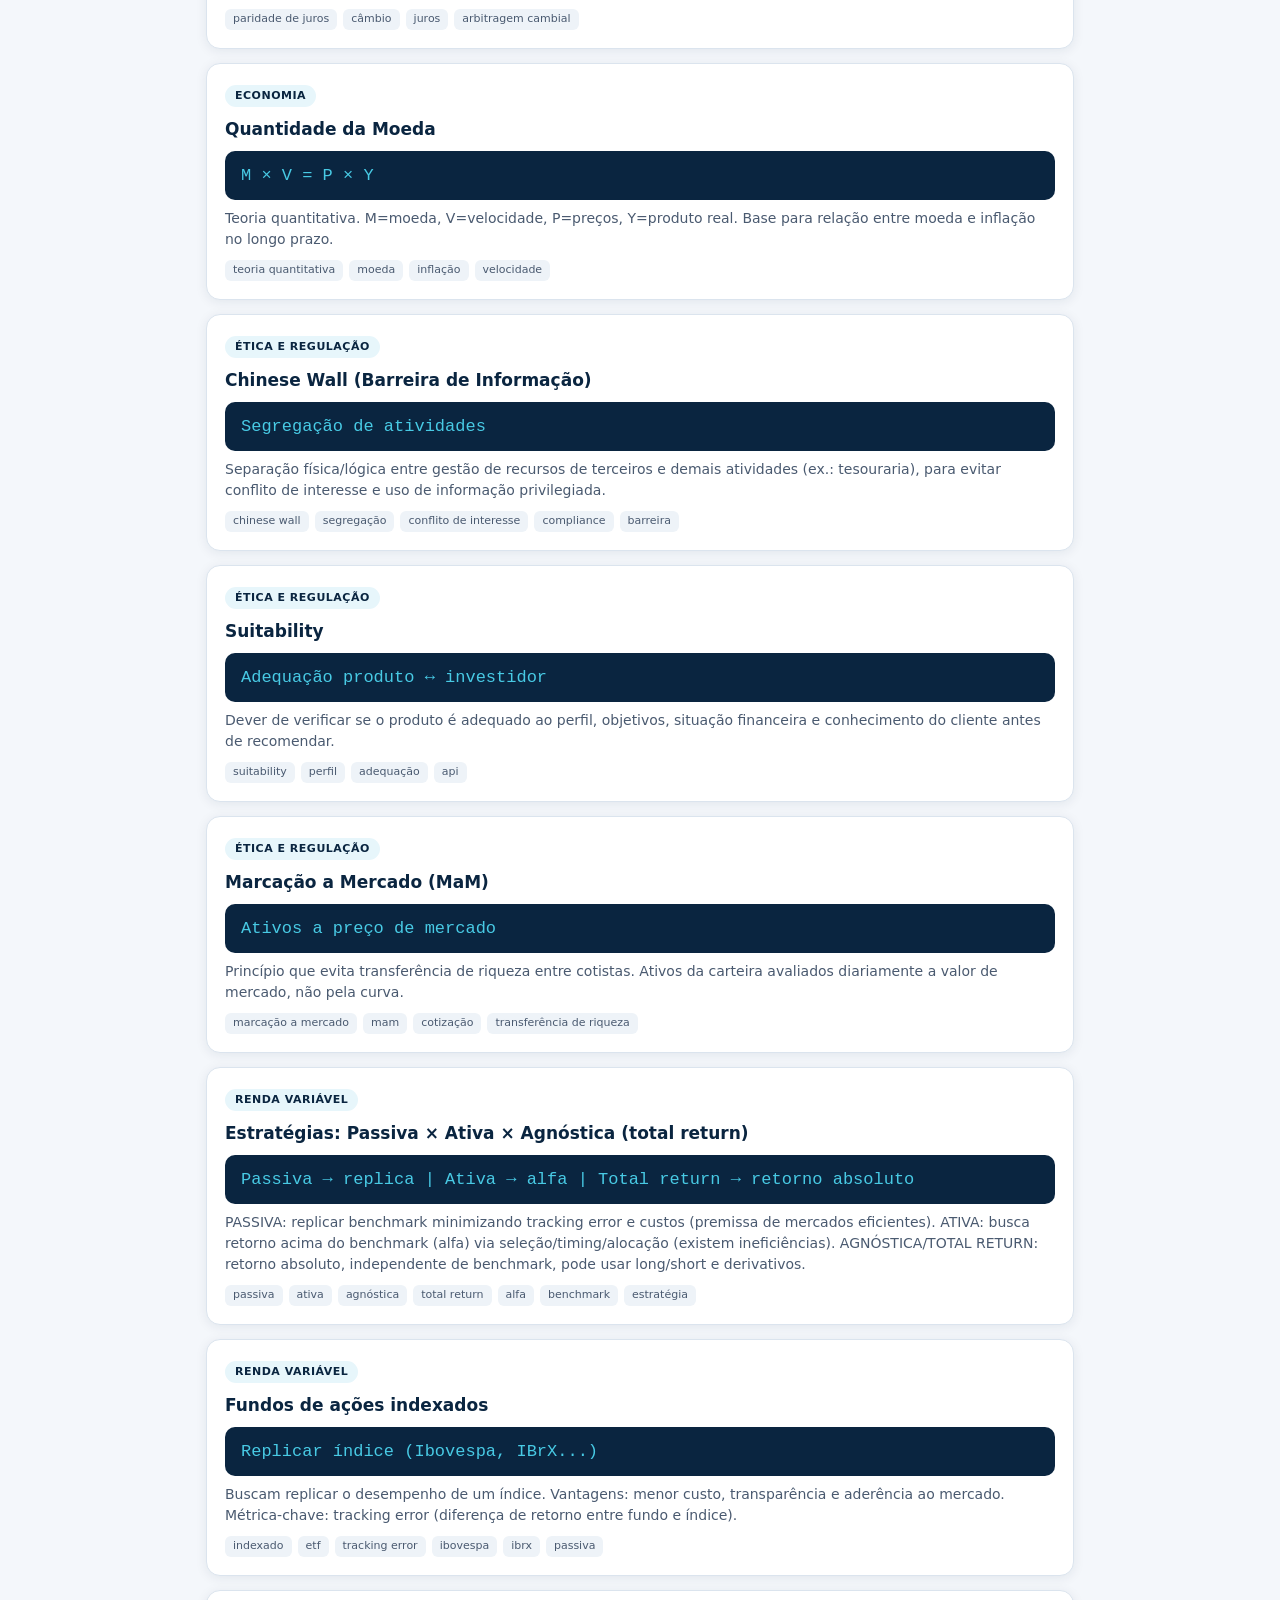
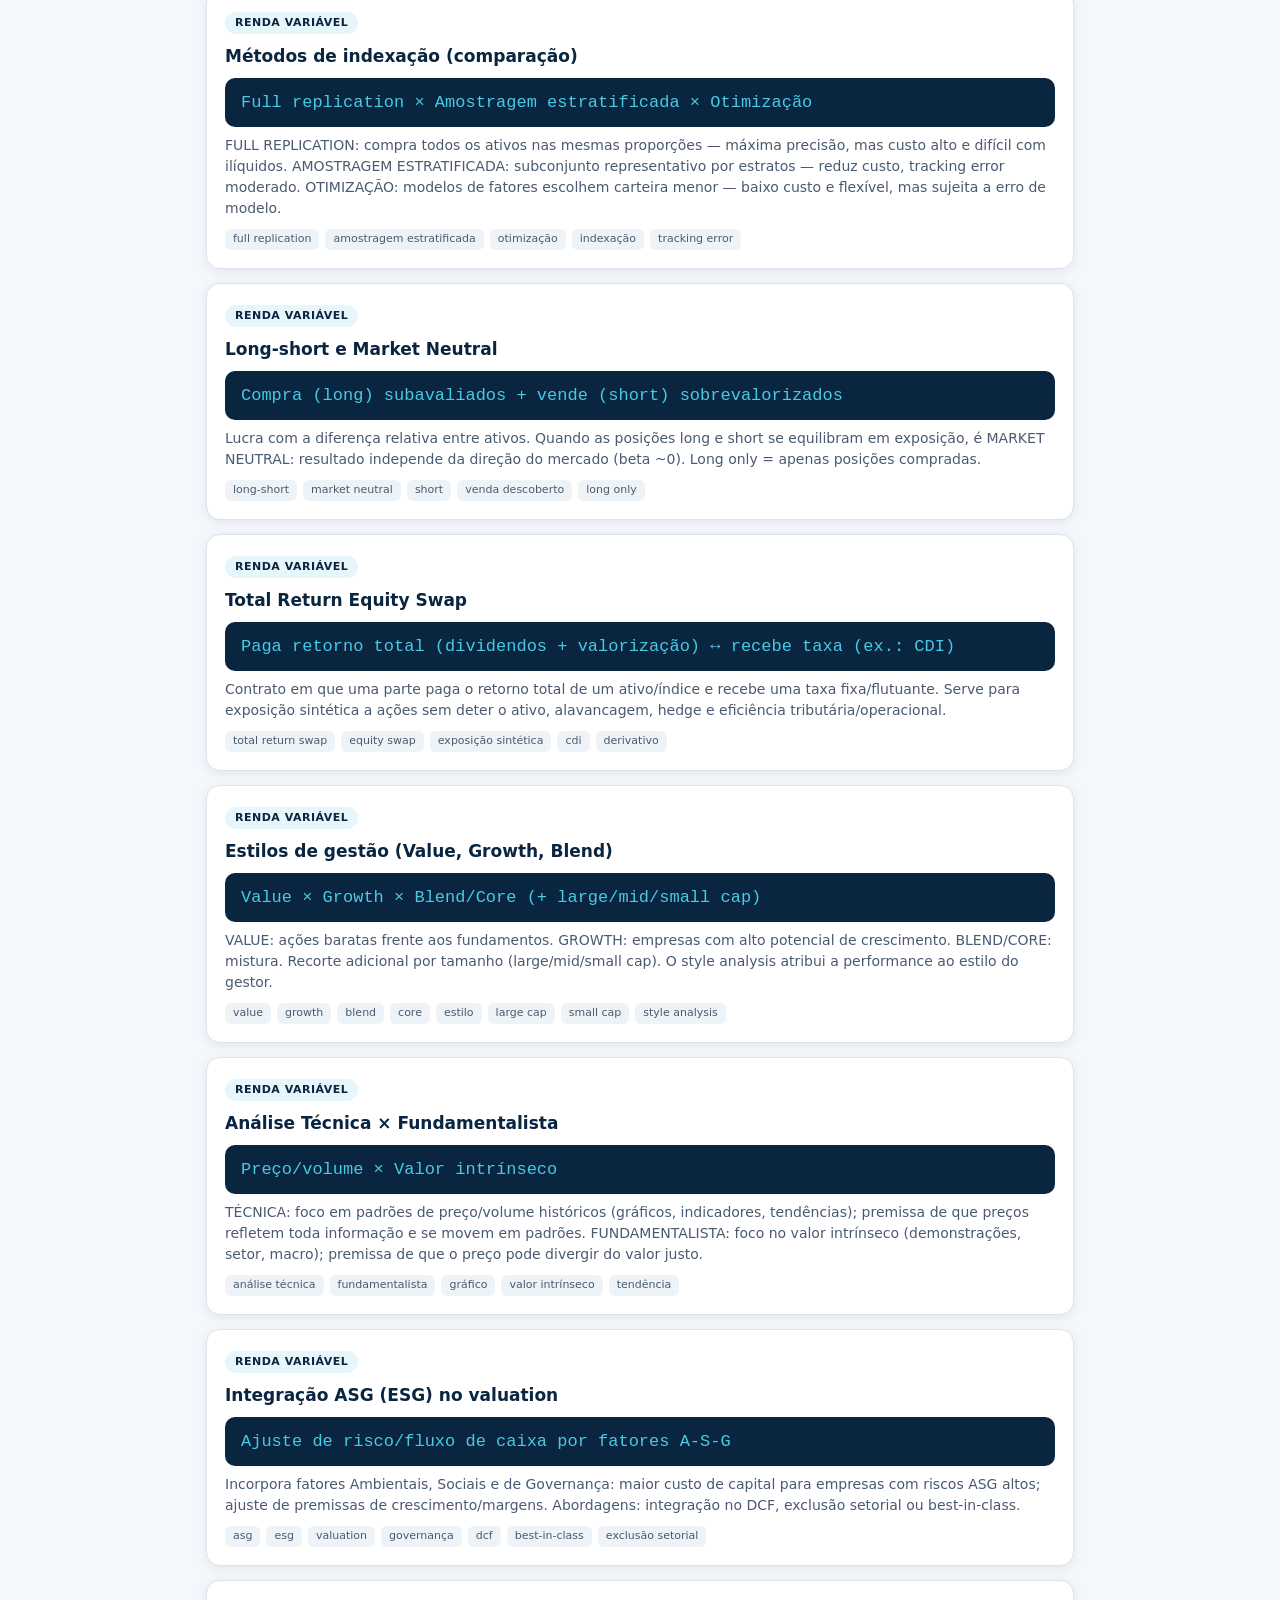
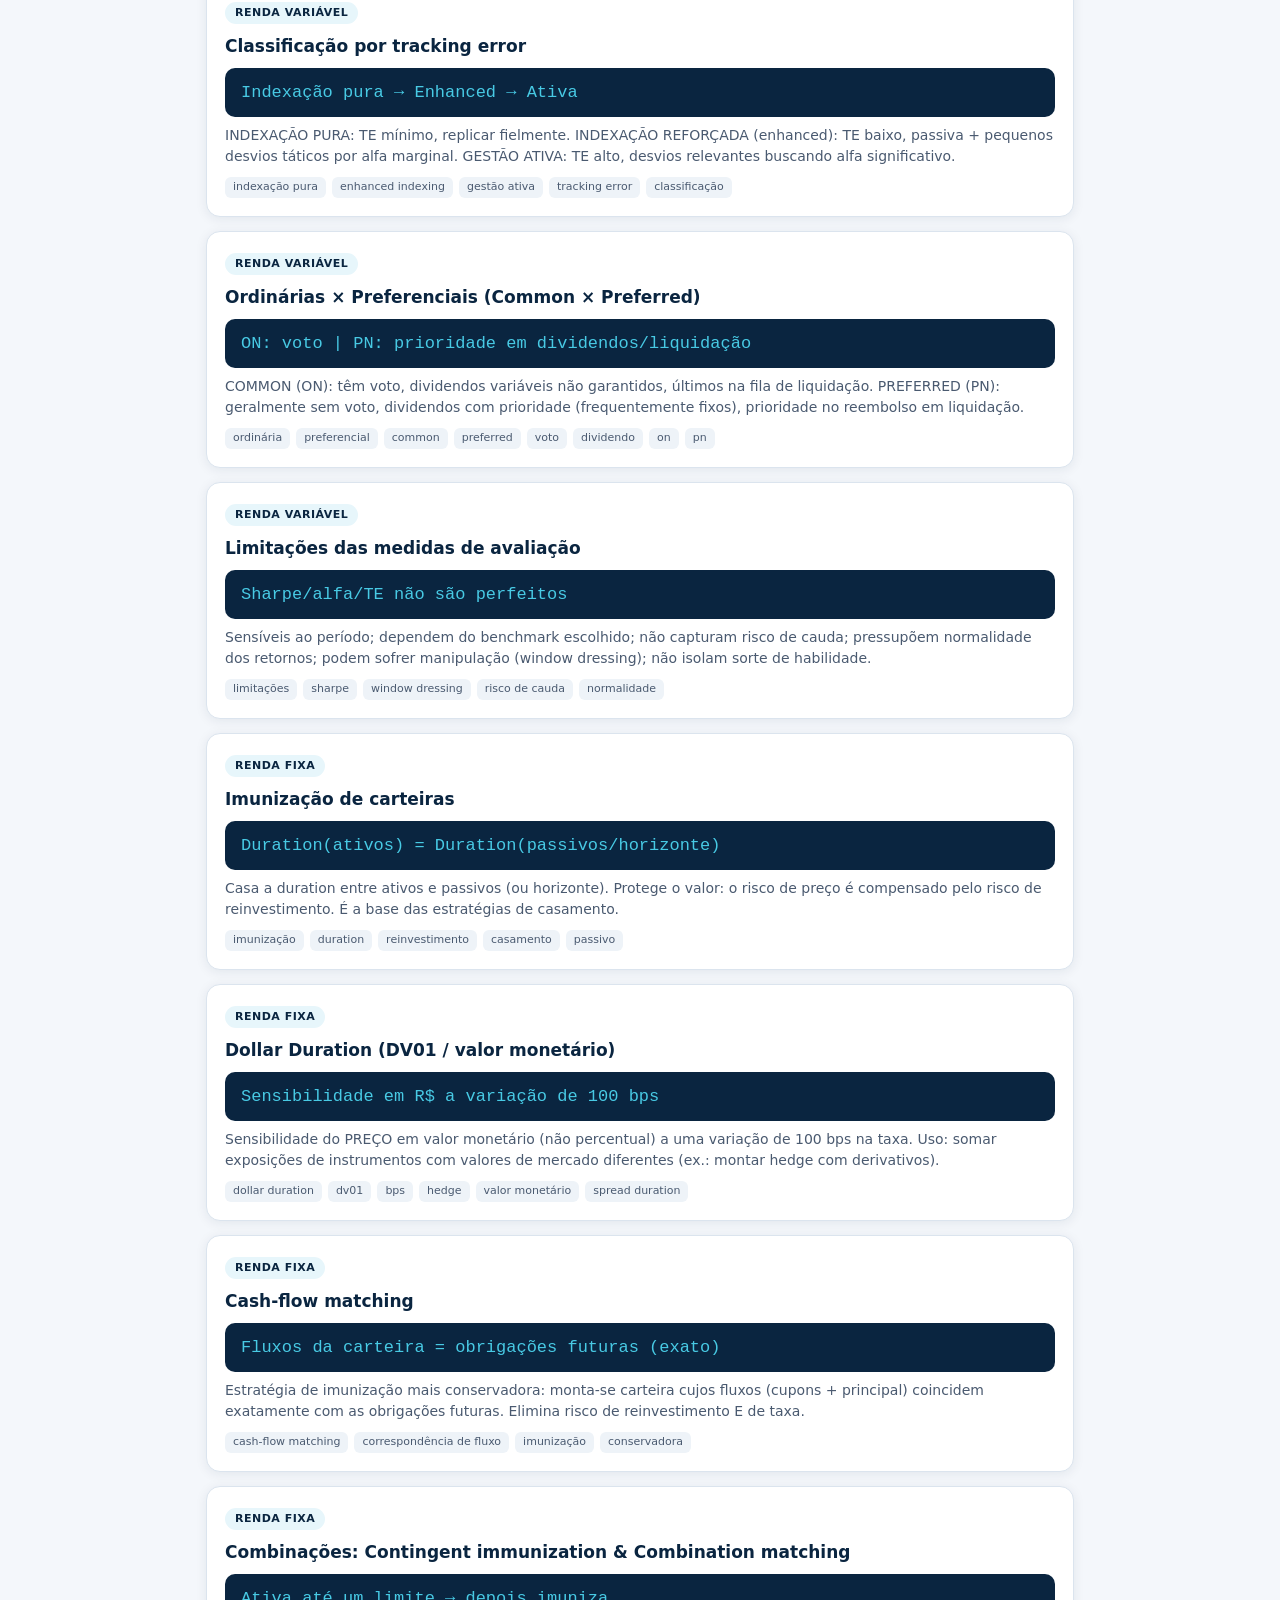
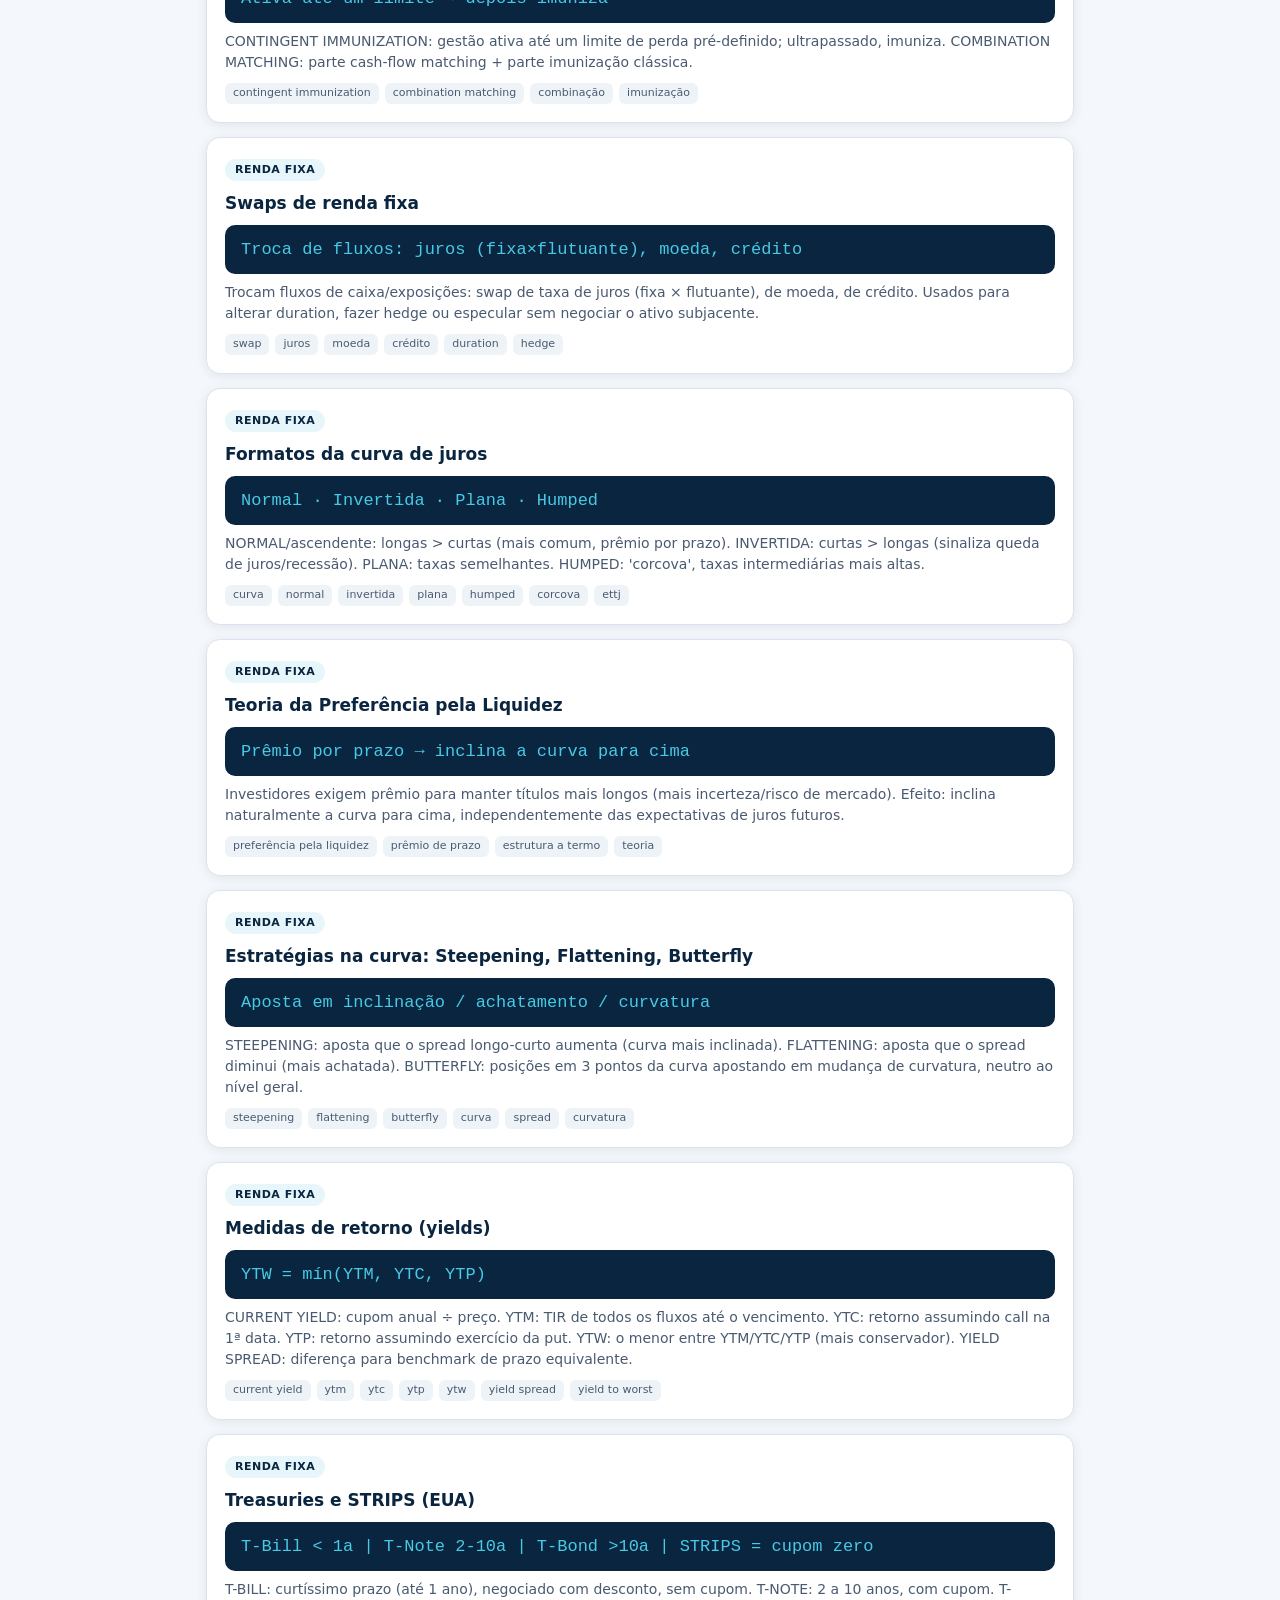
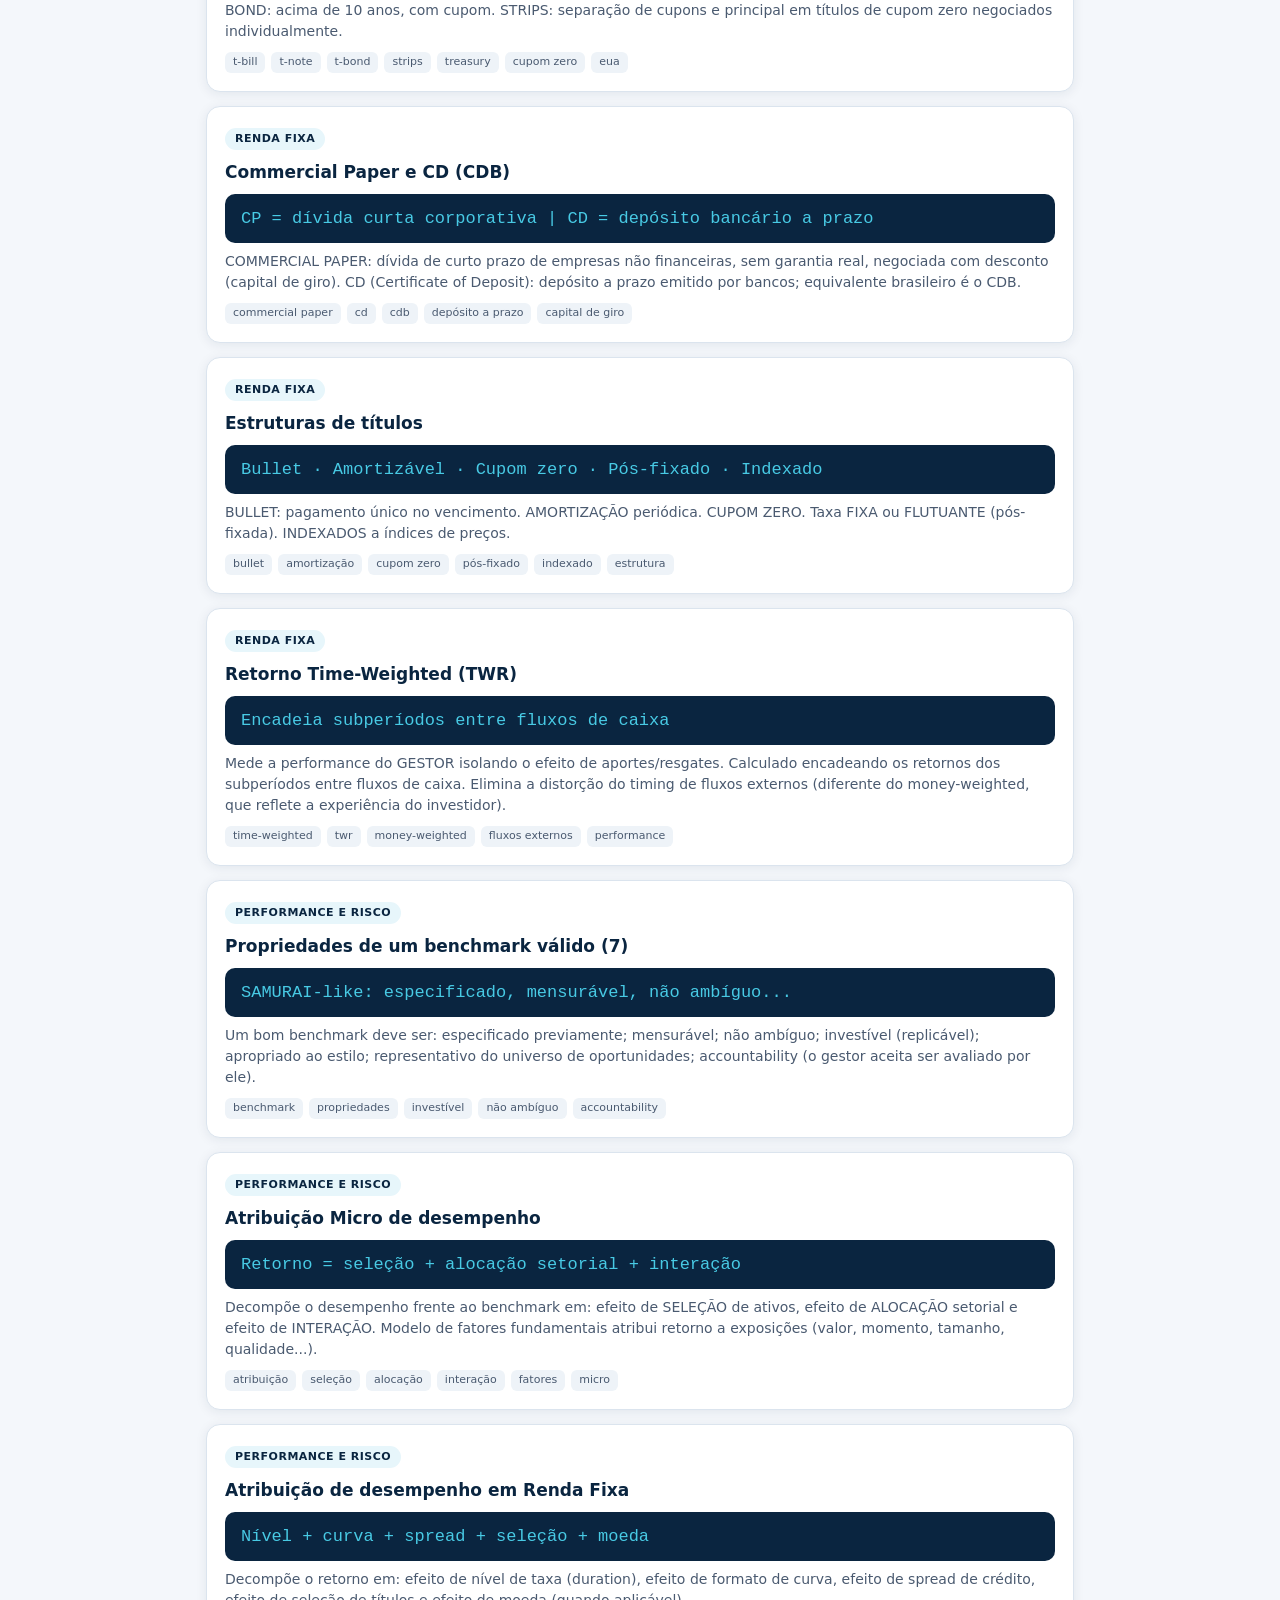
<file: estudos_cga/index.html>
<!DOCTYPE html>
<html lang="pt-BR">
<head>
  <meta charset="UTF-8">
  <meta name="viewport" content="width=device-width, initial-scale=1.0">
  <title>Estudos CGA</title>
  <link rel="stylesheet" href="estilos.css">
</head>
<body>
  <header class="topo">
    <div class="marca">
      <span class="logo">CGA</span>
      <div>
        <h1>Central de Estudos CGA</h1>
        <p class="sub">Fórmulas · Conceitos · Questões · Simulados</p>
      </div>
    </div>
    <nav class="abas">
      <button class="aba ativa" data-modo="formulas">📚 Fórmulas</button>
      <button class="aba" data-modo="conceitos">🧩 Conceitos</button>
      <button class="aba" data-modo="quiz">✓ Quiz</button>
      <button class="aba" data-modo="simulado">⏱ Simulado</button>
      <button class="aba" data-modo="progresso">📊 Progresso</button>
    </nav>
  </header>

  <main id="conteudo"></main>

  <footer class="rodape">
    Feito para os estudos · edite os arquivos em <code>dados/</code> para adicionar conteúdo
  </footer>

  <script src="dados/formulas.js"></script>
  <script src="dados/questoes.js"></script>
  <script src="dados/conceitos_guia.js"></script>
  <script src="dados/conceitos.js"></script>
  <script src="dados/questoes_guia.js"></script>
  <script src="dados/questoes_originais.js"></script>
  <script src="dados/questoes_originais2.js"></script>
  <script src="dados/questoes_originais3.js"></script>
  <script src="dados/questoes_originais4.js"></script>
  <script src="dados/questoes_originais5.js"></script>
  <script src="dados/questoes_originais6.js"></script>
  <script src="dados/questoes_originais7.js"></script>
  <script src="dados/questoes_originais8.js"></script>
  <script src="dados/questoes_originais9.js"></script>
  <script src="dados/questoes_originais10.js"></script>
  <script src="dados/questoes_originais11.js"></script>
  <script src="dados/questoes_originais12.js"></script>
  <script src="dados/questoes_originais13.js"></script>
  <script src="dados/questoes_originais14.js"></script>
  <script src="dados/questoes_originais15.js"></script>
  <script src="dados/questoes_originais16.js"></script>
  <script src="dados/questoes_originais17.js"></script>
  <script src="dados/questoes_originais18.js"></script>
  <script src="dados/questoes_originais19.js"></script>
  <script src="dados/questoes_originais20.js"></script>
  <script src="dados/questoes_originais21.js"></script>
  <script src="dados/questoes_originais22.js"></script>
  <script src="dados/questoes_originais23.js"></script>
  <script src="app.js"></script>
</body>
</html>
</file>
<file: cartas_gestoras/estilos.css>
:root{
  --marinho:#151a2b;
  --marinho2:#232b45;
  --ciano:#fc2764;
  --ciano-claro:#ff7ea3;
  --fundo:#f5f6f9;
  --card:#ffffff;
  --texto:#151a2b;
  --texto2:#5a6478;
  --borda:#e4e7ef;
  --verde:#2e7d4f;
  --verde-bg:#e6f3ec;
  --sombra:0 2px 14px rgba(21,26,43,.08);
}
*{box-sizing:border-box;margin:0;padding:0}
body{font-family:"Segoe UI",system-ui,-apple-system,sans-serif;background:var(--fundo);color:var(--texto);line-height:1.6}

/* Topo */
.topo{background:linear-gradient(135deg,var(--marinho),var(--marinho2));color:#fff;padding:20px 24px;box-shadow:var(--sombra);border-bottom:3px solid var(--ciano)}
.marca{display:flex;align-items:center;gap:14px;margin-bottom:16px}
.logo{width:44px;height:44px;object-fit:contain;display:block;filter:drop-shadow(0 2px 6px rgba(252,39,100,.35))}
.topo h1{font-size:21px;font-weight:700}
.sub{color:var(--ciano-claro);font-size:13px}
.abas{display:flex;gap:8px;flex-wrap:wrap}
.aba{background:rgba(255,255,255,.08);color:#fff;border:1px solid rgba(255,255,255,.15);padding:8px 16px;border-radius:8px;cursor:pointer;font-size:14px;font-weight:600;transition:.15s}
.aba:hover{background:rgba(255,255,255,.18)}
.aba.ativa{background:var(--ciano);color:var(--marinho);border-color:var(--ciano)}

/* Layout */
main{max-width:920px;margin:24px auto;padding:0 16px}
.rodape{text-align:center;color:var(--texto2);font-size:12px;padding:24px}
.rodape code{background:#e5e9f0;padding:2px 6px;border-radius:4px}

/* Controles */
.controles{display:flex;gap:10px;flex-wrap:wrap;margin-bottom:18px;align-items:center}
.busca{flex:1;min-width:200px;padding:12px 16px;border:1px solid var(--borda);border-radius:10px;font-size:15px;background:var(--card)}
.busca:focus{outline:none;border-color:var(--ciano);box-shadow:0 0 0 3px rgba(252,39,100,.2)}
select{padding:12px 14px;border:1px solid var(--borda);border-radius:10px;font-size:14px;background:var(--card);cursor:pointer}
.contador{color:var(--texto2);font-size:13px;margin-bottom:14px}

/* Card de carta */
.carta{background:var(--card);border:1px solid var(--borda);border-radius:14px;padding:20px 22px;margin-bottom:16px;box-shadow:var(--sombra);transition:.15s}
.carta.lida{opacity:.62}
.carta-topo{display:flex;justify-content:space-between;align-items:flex-start;gap:12px;flex-wrap:wrap;margin-bottom:8px}
.carta-gestora{display:inline-flex;align-items:center;gap:8px;font-weight:800;font-size:15px;color:var(--marinho)}
.pill{font-size:11px;font-weight:700;padding:3px 9px;border-radius:20px;background:#eef2f7;color:var(--texto2)}
.pill.cat{background:rgba(252,39,100,.14);color:#c81050}
.carta-data{color:var(--texto2);font-size:12px;white-space:nowrap}
.carta h3{font-size:17px;margin:2px 0 8px;color:var(--marinho)}
.tese{font-style:italic;color:var(--texto2);border-left:3px solid var(--ciano);padding-left:12px;margin:10px 0 14px}
.carta ul{margin:8px 0 12px;padding-left:20px}
.carta li{margin-bottom:7px;font-size:14.5px}
.meta-linha{display:flex;gap:8px;flex-wrap:wrap;margin-top:10px}
.tag{font-size:11px;background:#eef2f7;color:var(--texto2);padding:3px 9px;border-radius:6px}
.ativos{font-size:13px;color:var(--texto);margin-top:10px}
.ativos b{color:var(--marinho)}
.carta-acoes{display:flex;gap:10px;flex-wrap:wrap;margin-top:16px;align-items:center}
.btn{border:none;cursor:pointer;font-size:13px;font-weight:700;padding:8px 14px;border-radius:8px;transition:.15s}
.btn-ler{background:var(--ciano);color:#fff}
.btn-ler:hover{background:#d81a5e}
.btn-marcar{background:#eef2f7;color:var(--texto)}
.btn-marcar:hover{background:#e0e6ee}
.carta.lida .btn-marcar{background:var(--verde-bg);color:var(--verde)}
a.link-pdf{color:#c81050;font-size:13px;font-weight:600;text-decoration:none}
a.link-pdf:hover{text-decoration:underline}

/* Gestoras */
.grid-gestoras{display:grid;grid-template-columns:repeat(auto-fill,minmax(240px,1fr));gap:14px}
.gestora-card{background:var(--card);border:1px solid var(--borda);border-radius:12px;padding:16px 18px;box-shadow:var(--sombra)}
.gestora-card h3{font-size:16px;color:var(--marinho);margin-bottom:6px}
.gestora-card .info{font-size:12.5px;color:var(--texto2);margin-bottom:10px}
.gestora-card a{color:#c81050;font-size:13px;font-weight:600;text-decoration:none}
.gestora-card a:hover{text-decoration:underline}
.gestora-card .n-cartas{font-size:12px;color:var(--ciano);font-weight:700}

.vazio{text-align:center;color:var(--texto2);padding:40px 20px;font-size:15px}

/* Panorama */
.pano-destaque{background:linear-gradient(135deg,var(--marinho),var(--marinho2));color:#fff;border-radius:14px;padding:20px 22px;margin-bottom:18px;box-shadow:var(--sombra);border-left:4px solid var(--ciano)}
.pano-periodo{color:var(--ciano-claro);font-size:12px;font-weight:700;text-transform:uppercase;letter-spacing:.5px;margin-bottom:8px}
.pano-destaque p{font-size:15px;line-height:1.65}
.pano-grid{display:grid;grid-template-columns:repeat(auto-fill,minmax(300px,1fr));gap:14px}
.pano-card{background:var(--card);border:1px solid var(--borda);border-radius:14px;padding:18px 20px;box-shadow:var(--sombra)}
.pano-topo{display:flex;align-items:center;gap:10px;margin-bottom:10px}
.pano-emoji{font-size:22px}
.pano-topo h3{flex:1;font-size:16px;color:var(--marinho)}
.pano-num{background:rgba(252,39,100,.12);color:var(--ciano);font-weight:800;font-size:12px;width:24px;height:24px;border-radius:50%;display:flex;align-items:center;justify-content:center}
.pano-resumo{font-size:14px;color:var(--texto);margin-bottom:10px}
.pano-nota{font-size:12.5px;color:var(--ciano);font-weight:600;margin-bottom:10px}
.pano-rodape{text-align:center;color:var(--texto2);font-size:12px;margin-top:18px;font-style:italic}
.pano-sec{color:var(--marinho);font-size:15px;margin:4px 0 12px}
.pano-aviso{color:var(--texto2);font-size:11.5px;font-style:italic;margin:8px 0 20px}
.consenso{background:var(--card);border:1px solid var(--borda);border-radius:14px;overflow:hidden;box-shadow:var(--sombra)}
.cons-row{display:grid;grid-template-columns:200px 44px 1fr;align-items:center;gap:8px;padding:12px 16px;border-bottom:1px solid var(--borda)}
.cons-row:last-child{border-bottom:none}
.cons-ind{font-weight:700;font-size:13.5px;color:var(--marinho)}
.cons-dir{font-size:18px;font-weight:800;text-align:center}
.cons-dir.up{color:#1f9d57}
.cons-dir.down{color:#c81050}
.cons-dir.flat{color:var(--texto2)}
.cons-vis{font-size:13.5px;color:var(--texto)}
.cons-ges{display:block;font-size:11.5px;color:var(--ciano);font-weight:600;margin-top:2px}
@media(max-width:560px){.cons-row{grid-template-columns:1fr 34px;grid-template-areas:'ind dir' 'vis vis'}.cons-ind{grid-area:ind}.cons-dir{grid-area:dir}.cons-vis{grid-area:vis}}

/* Botao atualizar */
.aba-atualizar{background:var(--ciano);border-color:var(--ciano)}
.aba-atualizar:hover{background:#d81a5e}

/* Toast (aviso rápido) */
.toast{position:fixed;left:50%;bottom:26px;transform:translateX(-50%) translateY(16px);max-width:480px;width:calc(100% - 32px);background:var(--marinho);color:#fff;border-radius:12px;padding:14px 18px;font-size:13.5px;line-height:1.5;box-shadow:0 12px 34px rgba(13,18,33,.4);border-left:4px solid var(--ciano);opacity:0;transition:opacity .28s,transform .28s;z-index:60}
.toast.ver{opacity:1;transform:translateX(-50%) translateY(0)}
.toast code{background:rgba(255,255,255,.14);padding:1px 6px;border-radius:5px;font-size:12.5px}
.toast b{color:var(--ciano-claro)}
.pano-forca{display:inline-block;font-size:11.5px;font-weight:700;padding:3px 10px;border-radius:99px;margin-bottom:10px}
.pano-forca.forte{background:rgba(22,163,74,.14);color:#15803d}
.pano-forca.medio{background:rgba(217,119,6,.14);color:#b45309}
.pano-forca.fraco{background:rgba(100,116,139,.16);color:#475569}
.pano-fontes{margin-top:10px;font-size:12.5px}
.pano-fontes summary{cursor:pointer;color:var(--ciano);font-weight:600}
.pano-fontes a{display:block;margin-top:6px;color:var(--texto);text-decoration:underline}
.pano-acoes{text-align:center;margin-top:18px}
.pano-copiado{margin-left:10px;color:#15803d;font-weight:700;font-size:13px}
</file>
<file: estudos_catolicos/estilos.css>
:root{
  --marinho:#1a2a52;
  --marinho2:#243a6e;
  --dourado:#c9a24b;
  --dourado-claro:#e3c877;
  --fundo:#f6f4ee;
  --card:#ffffff;
  --texto:#1a2a52;
  --texto2:#5a6072;
  --borda:#e5e0d3;
  --verde:#2e7d4f;
  --verde-bg:#e6f3ec;
  --vermelho:#b23a3a;
  --vermelho-bg:#f7e7e7;
  --sombra:0 2px 14px rgba(26,42,82,.08);
}
*{box-sizing:border-box;margin:0;padding:0}
body{font-family:"Segoe UI",system-ui,-apple-system,sans-serif;background:var(--fundo);color:var(--texto);line-height:1.6}

/* Topo */
.topo{background:linear-gradient(135deg,var(--marinho),var(--marinho2));color:#fff;padding:20px 24px;box-shadow:var(--sombra);border-bottom:3px solid var(--dourado)}
.marca{display:flex;align-items:center;gap:14px;margin-bottom:16px}
.logo{background:var(--dourado);color:var(--marinho);font-weight:800;font-size:22px;padding:6px 14px;border-radius:10px}
.topo h1{font-size:21px;font-weight:700}
.sub{color:var(--dourado-claro);font-size:13px}
.abas{display:flex;gap:8px;flex-wrap:wrap}
.aba{background:rgba(255,255,255,.08);color:#fff;border:1px solid rgba(255,255,255,.15);padding:8px 16px;border-radius:8px;cursor:pointer;font-size:14px;font-weight:600;transition:.15s}
.aba:hover{background:rgba(255,255,255,.18)}
.aba.ativa{background:var(--dourado);color:var(--marinho);border-color:var(--dourado)}

/* Layout */
main{max-width:900px;margin:24px auto;padding:0 16px}
.rodape{text-align:center;color:var(--texto2);font-size:12px;padding:24px}
.rodape code{background:#ece7da;padding:2px 6px;border-radius:4px}

/* Controles */
.controles{display:flex;gap:10px;flex-wrap:wrap;margin-bottom:18px;align-items:center}
.busca{flex:1;min-width:200px;padding:12px 16px;border:1px solid var(--borda);border-radius:10px;font-size:15px;background:var(--card)}
.busca:focus{outline:none;border-color:var(--dourado);box-shadow:0 0 0 3px rgba(201,162,75,.2)}
select{padding:12px 14px;border:1px solid var(--borda);border-radius:10px;font-size:14px;background:var(--card);cursor:pointer}
.btn{background:var(--marinho);color:#fff;border:none;padding:12px 22px;border-radius:10px;font-size:15px;font-weight:600;cursor:pointer;transition:.15s}
.btn:hover{background:var(--marinho2)}
.btn.dourado{background:var(--dourado);color:var(--marinho)}
.btn.dourado:hover{background:var(--dourado-claro)}
.btn:disabled{opacity:.5;cursor:not-allowed}

/* Cards de conteúdo */
.grid{display:grid;gap:14px}
.card{background:var(--card);border:1px solid var(--borda);border-radius:14px;padding:20px;box-shadow:var(--sombra)}
.card .tag-topico{display:inline-block;background:#f2ead6;color:#8a6d1e;font-size:11px;font-weight:700;padding:3px 10px;border-radius:20px;text-transform:uppercase;letter-spacing:.5px}
.card h3{margin:10px 0 6px;font-size:18px}
.card .resumo{color:var(--marinho);font-style:italic;font-weight:600;margin:6px 0 12px;border-left:3px solid var(--dourado);padding-left:12px}
.card .meta{display:flex;flex-wrap:wrap;gap:14px;margin:8px 0 12px;font-size:13px;color:var(--texto2)}
.card .meta b{color:var(--marinho)}
.card p{color:#3a4155;font-size:15px;margin-bottom:10px}
.card p:last-child{margin-bottom:0}
.card .tags{margin-top:12px;display:flex;gap:6px;flex-wrap:wrap}
.card .tags span{font-size:11px;color:var(--texto2);background:#f0ece0;padding:2px 8px;border-radius:6px}
.vazio{text-align:center;color:var(--texto2);padding:40px}

/* Quiz */
.q-card{background:var(--card);border:1px solid var(--borda);border-radius:14px;padding:22px;box-shadow:var(--sombra)}
.q-topo{display:flex;justify-content:space-between;align-items:center;color:var(--texto2);font-size:13px;margin-bottom:14px}
.q-enunciado{font-size:17px;font-weight:600;margin-bottom:16px}
.alts{display:grid;gap:10px}
.alt{text-align:left;padding:14px 16px;border:1.5px solid var(--borda);border-radius:10px;background:var(--card);cursor:pointer;font-size:15px;transition:.12s;display:flex;gap:12px;align-items:flex-start}
.alt:hover:not(:disabled){border-color:var(--dourado);background:#fdfaf2}
.alt .letra{font-weight:700;color:var(--marinho);flex-shrink:0}
.alt.certa{border-color:var(--verde);background:var(--verde-bg)}
.alt.errada{border-color:var(--vermelho);background:var(--vermelho-bg)}
.alt:disabled{cursor:default}
.explicacao{margin-top:16px;padding:14px 16px;border-radius:10px;background:#f6f1e4;border-left:4px solid var(--dourado);font-size:14px}
.explicacao.ok{background:var(--verde-bg);border-color:var(--verde)}
.explicacao.no{background:var(--vermelho-bg);border-color:var(--vermelho)}
.q-nav{display:flex;justify-content:space-between;margin-top:18px;gap:10px}
.barra{height:8px;background:#ece7da;border-radius:20px;overflow:hidden;margin-bottom:18px}
.barra i{display:block;height:100%;background:var(--dourado);transition:.3s}

/* Resultado */
.stat-grid{display:grid;grid-template-columns:repeat(auto-fit,minmax(140px,1fr));gap:14px;margin-bottom:20px}
.stat{background:var(--card);border:1px solid var(--borda);border-radius:14px;padding:18px;text-align:center;box-shadow:var(--sombra)}
.stat b{display:block;font-size:30px;color:var(--marinho)}
.stat span{font-size:13px;color:var(--texto2)}
.stat.verde b{color:var(--verde)}
.stat.vermelho b{color:var(--vermelho)}
.centro{text-align:center;margin-top:20px}
</file>
<file: estudos_cga/estilos.css>
:root{
  --marinho:#0a2540;
  --marinho2:#0f3a63;
  --ciano:#00b4d8;
  --ciano-claro:#48cae4;
  --fundo:#f4f7fb;
  --card:#ffffff;
  --texto:#0a2540;
  --texto2:#4a5a70;
  --borda:#dbe4ee;
  --verde:#1a9f5a;
  --verde-bg:#e5f6ec;
  --vermelho:#d64545;
  --vermelho-bg:#fbe8e8;
  --sombra:0 2px 12px rgba(10,37,64,.08);
}
*{box-sizing:border-box;margin:0;padding:0}
body{font-family:"Segoe UI",system-ui,-apple-system,sans-serif;background:var(--fundo);color:var(--texto);line-height:1.5}

/* Topo */
.topo{background:linear-gradient(135deg,var(--marinho),var(--marinho2));color:#fff;padding:18px 24px;box-shadow:var(--sombra)}
.marca{display:flex;align-items:center;gap:14px;margin-bottom:14px}
.logo{background:var(--ciano);color:var(--marinho);font-weight:800;font-size:20px;padding:8px 12px;border-radius:10px;letter-spacing:1px}
.topo h1{font-size:20px;font-weight:700}
.sub{color:var(--ciano-claro);font-size:13px}
.abas{display:flex;gap:8px;flex-wrap:wrap}
.aba{background:rgba(255,255,255,.08);color:#fff;border:1px solid rgba(255,255,255,.15);padding:8px 16px;border-radius:8px;cursor:pointer;font-size:14px;font-weight:600;transition:.15s}
.aba:hover{background:rgba(255,255,255,.18)}
.aba.ativa{background:var(--ciano);color:var(--marinho);border-color:var(--ciano)}

/* Layout */
main{max-width:900px;margin:24px auto;padding:0 16px}
.rodape{text-align:center;color:var(--texto2);font-size:12px;padding:24px}
.rodape code{background:#e3ebf4;padding:2px 6px;border-radius:4px}

/* Controles */
.controles{display:flex;gap:10px;flex-wrap:wrap;margin-bottom:18px;align-items:center}
.check-erros{display:flex;align-items:center;gap:7px;padding:9px 14px;border:1px solid var(--borda);border-radius:10px;background:var(--card);font-size:14px;font-weight:600;color:var(--texto);cursor:pointer;user-select:none}
.check-erros input{width:16px;height:16px;accent-color:var(--ciano);cursor:pointer}
.check-erros:has(input:disabled){opacity:.55;cursor:not-allowed}
.check-erros:has(input:checked){border-color:var(--ciano);background:#f0fbfe}
.busca{flex:1;min-width:200px;padding:12px 16px;border:1px solid var(--borda);border-radius:10px;font-size:15px;background:var(--card)}
.busca:focus{outline:none;border-color:var(--ciano);box-shadow:0 0 0 3px rgba(0,180,216,.15)}
select{padding:12px 14px;border:1px solid var(--borda);border-radius:10px;font-size:14px;background:var(--card);cursor:pointer}
.btn{background:var(--marinho);color:#fff;border:none;padding:12px 22px;border-radius:10px;font-size:15px;font-weight:600;cursor:pointer;transition:.15s}
.btn:hover{background:var(--marinho2)}
.btn.ciano{background:var(--ciano);color:var(--marinho)}
.btn.ciano:hover{background:var(--ciano-claro)}
.btn:disabled{opacity:.5;cursor:not-allowed}

/* Cards de fórmula */
.grid{display:grid;gap:14px}
.card{background:var(--card);border:1px solid var(--borda);border-radius:14px;padding:18px;box-shadow:var(--sombra)}
.card .tag-topico{display:inline-block;background:#e7f6fb;color:var(--marinho);font-size:11px;font-weight:700;padding:3px 10px;border-radius:20px;text-transform:uppercase;letter-spacing:.5px}
.card h3{margin:10px 0 8px;font-size:17px}
.formula{background:var(--marinho);color:var(--ciano-claro);font-family:"Consolas",monospace;font-size:17px;padding:12px 16px;border-radius:10px;margin:8px 0;overflow-x:auto}
.card .desc{color:var(--texto2);font-size:14px}
.card .tags{margin-top:10px;display:flex;gap:6px;flex-wrap:wrap}
.card .tags span{font-size:11px;color:var(--texto2);background:#eef3f8;padding:2px 8px;border-radius:6px}
.vazio{text-align:center;color:var(--texto2);padding:40px}

/* Quiz */
.q-card{background:var(--card);border:1px solid var(--borda);border-radius:14px;padding:22px;box-shadow:var(--sombra)}
.q-topo{display:flex;justify-content:space-between;align-items:center;color:var(--texto2);font-size:13px;margin-bottom:14px}
.q-enunciado{font-size:17px;font-weight:600;margin-bottom:16px}
.alts{display:grid;gap:10px}
.alt{text-align:left;padding:14px 16px;border:1.5px solid var(--borda);border-radius:10px;background:var(--card);cursor:pointer;font-size:15px;transition:.12s;display:flex;gap:12px;align-items:flex-start}
.alt:hover:not(:disabled){border-color:var(--ciano);background:#f7fcfe}
.alt .letra{font-weight:700;color:var(--marinho);flex-shrink:0}
.alt.certa{border-color:var(--verde);background:var(--verde-bg)}
.alt.errada{border-color:var(--vermelho);background:var(--vermelho-bg)}
.alt:disabled{cursor:default}
.explicacao{margin-top:16px;padding:14px 16px;border-radius:10px;background:#f0f6ff;border-left:4px solid var(--ciano);font-size:14px}
.explicacao.ok{background:var(--verde-bg);border-color:var(--verde)}
.explicacao.no{background:var(--vermelho-bg);border-color:var(--vermelho)}
.macete{margin-top:10px;padding:12px 16px;border-radius:10px;background:#fff8e6;border-left:4px solid #e0a300;font-size:14px;color:#5c4700}
.q-nav{display:flex;justify-content:space-between;margin-top:18px;gap:10px}
.barra{height:8px;background:#e3ebf4;border-radius:20px;overflow:hidden;margin-bottom:18px}
.barra i{display:block;height:100%;background:var(--ciano);transition:.3s}

/* Resultado / stats */
.stat-grid{display:grid;grid-template-columns:repeat(auto-fit,minmax(140px,1fr));gap:14px;margin-bottom:20px}
.stat{background:var(--card);border:1px solid var(--borda);border-radius:14px;padding:18px;text-align:center;box-shadow:var(--sombra)}
.stat b{display:block;font-size:30px;color:var(--marinho)}
.stat span{font-size:13px;color:var(--texto2)}
.stat.verde b{color:var(--verde)}
.stat.vermelho b{color:var(--vermelho)}
.cronometro{font-family:"Consolas",monospace;font-size:18px;font-weight:700;color:var(--marinho);background:#e7f6fb;padding:6px 14px;border-radius:8px}
.centro{text-align:center;margin-top:20px}
.tabela-topicos{width:100%;border-collapse:collapse;background:var(--card);border-radius:14px;overflow:hidden;box-shadow:var(--sombra)}
.tabela-topicos th,.tabela-topicos td{padding:12px 16px;text-align:left;border-bottom:1px solid var(--borda);font-size:14px}
.tabela-topicos th{background:var(--marinho);color:#fff;font-size:13px}
.mini-barra{height:6px;background:#e3ebf4;border-radius:20px;overflow:hidden;width:120px}
.mini-barra i{display:block;height:100%;background:var(--verde)}

/* ---------------- Conceitos (destrinchados) ---------------- */
.conc-card{background:var(--card);border:1px solid var(--borda);border-radius:14px;box-shadow:var(--sombra);overflow:hidden;margin-bottom:14px}
.conc-topo{display:flex;align-items:flex-start;justify-content:space-between;gap:12px;padding:16px 18px;cursor:pointer;user-select:none}
.conc-topo:hover{background:#f7fafd}
.conc-topo h3{margin:8px 0 4px;color:var(--marinho);font-size:17px}
.conc-topo .desc{color:var(--texto2);font-size:13.5px}
.conc-seta{color:var(--ciano);font-size:18px;transition:.2s;flex:none;margin-top:4px}
.conc-card.aberto .conc-seta{transform:rotate(180deg)}
.conc-corpo{display:none;padding:4px 20px 22px;border-top:1px solid var(--borda)}
.conc-card.aberto .conc-corpo{display:block}
.conc-corpo h4{color:var(--ciano);margin:20px 0 8px;font-size:15px;border-left:3px solid var(--ciano);padding-left:10px}
.conc-corpo p{margin:10px 0;font-size:14.5px;color:var(--texto)}
.conc-corpo ul{margin:8px 0 8px 22px}
.conc-corpo li{margin:6px 0;font-size:14.5px}
.conc-corpo b{color:var(--marinho)}
.destaque-conc{background:#eef9fc;border:1px solid var(--ciano-claro);border-radius:10px;padding:12px 14px}
.chave-conc{background:var(--verde-bg);border:1px solid #bfe6cd;border-radius:10px;padding:12px 14px;margin-top:16px}
.tab-conc{width:100%;border-collapse:collapse;margin:12px 0;background:var(--card);border-radius:10px;overflow:hidden;border:1px solid var(--borda)}
.tab-conc th,.tab-conc td{padding:10px 12px;text-align:left;border-bottom:1px solid var(--borda);font-size:13.5px;vertical-align:top}
.tab-conc th{background:var(--marinho);color:#fff;font-size:12.5px}
.tab-conc td.v{color:var(--verde);font-weight:800;text-align:center;font-size:16px}
.tab-conc td.x{color:var(--vermelho);font-weight:800;text-align:center;font-size:16px}
.tab-conc tr:last-child td{border-bottom:none}
</file>
